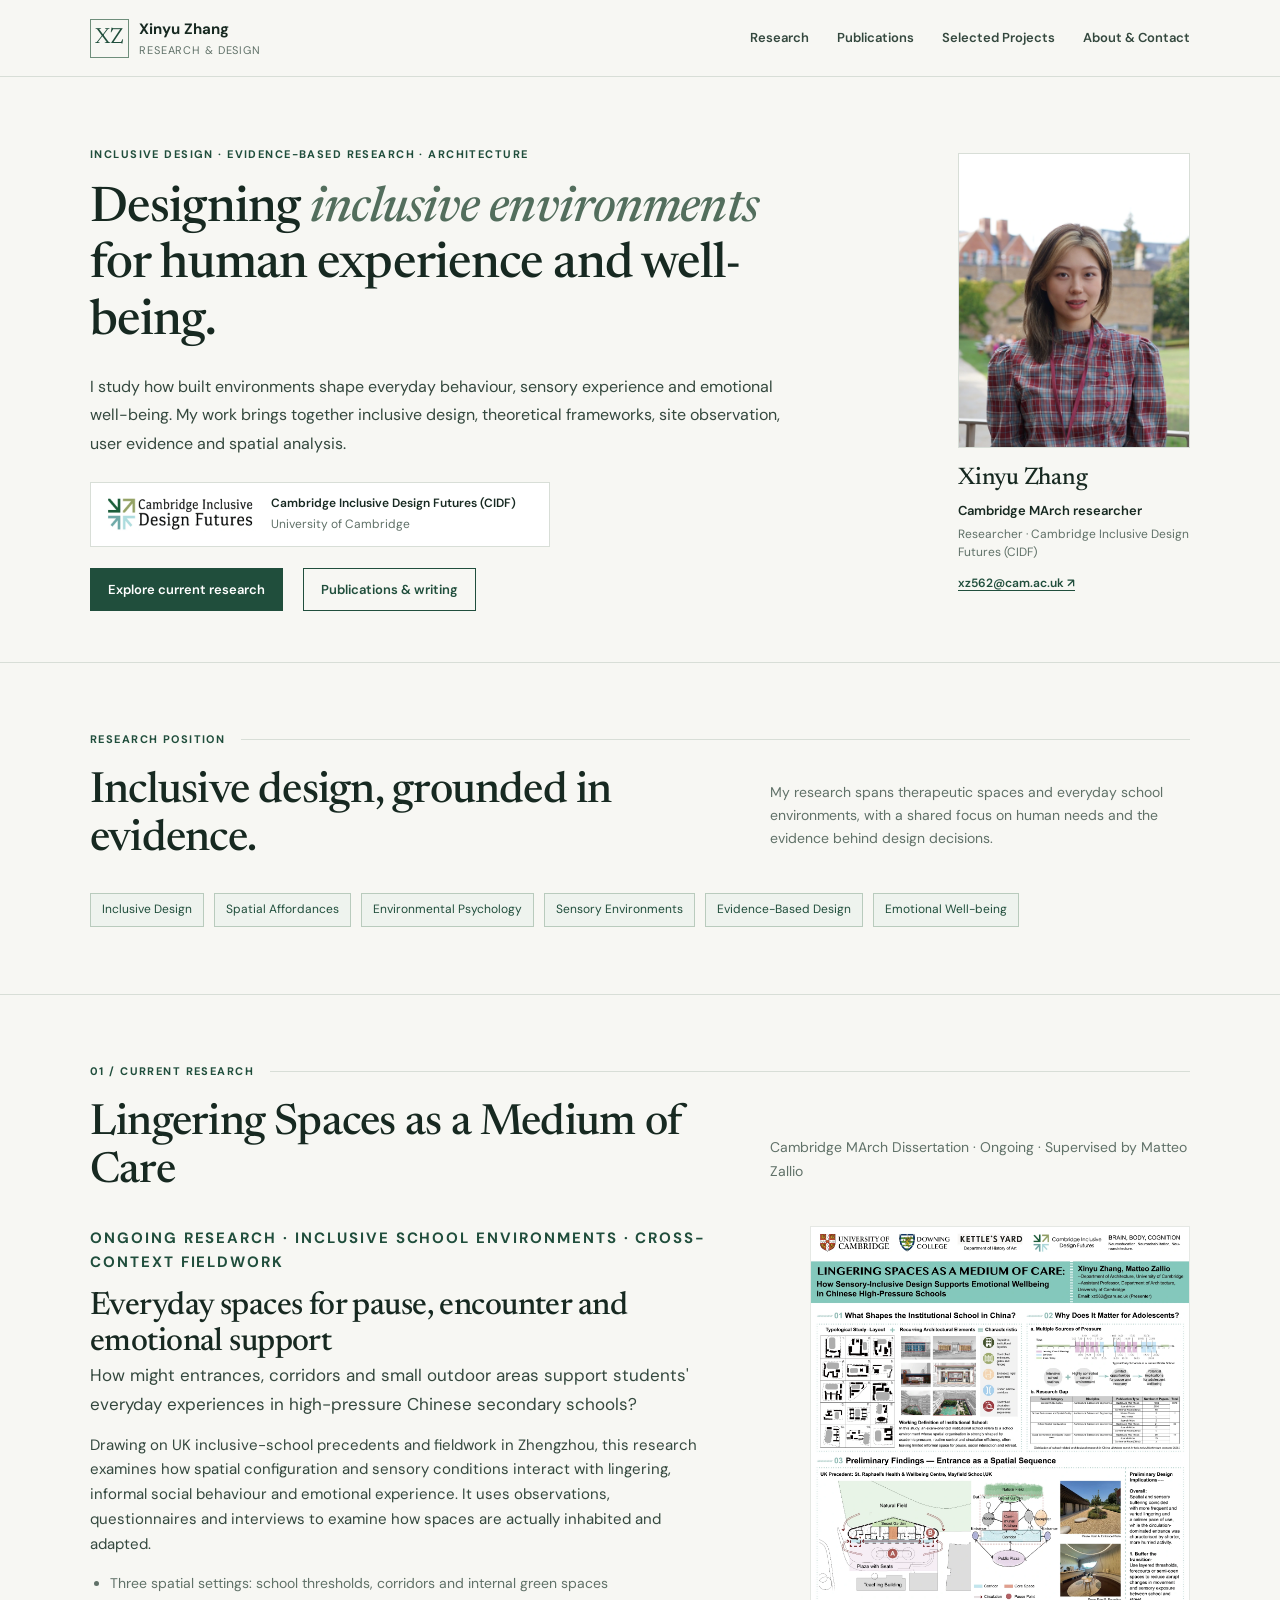
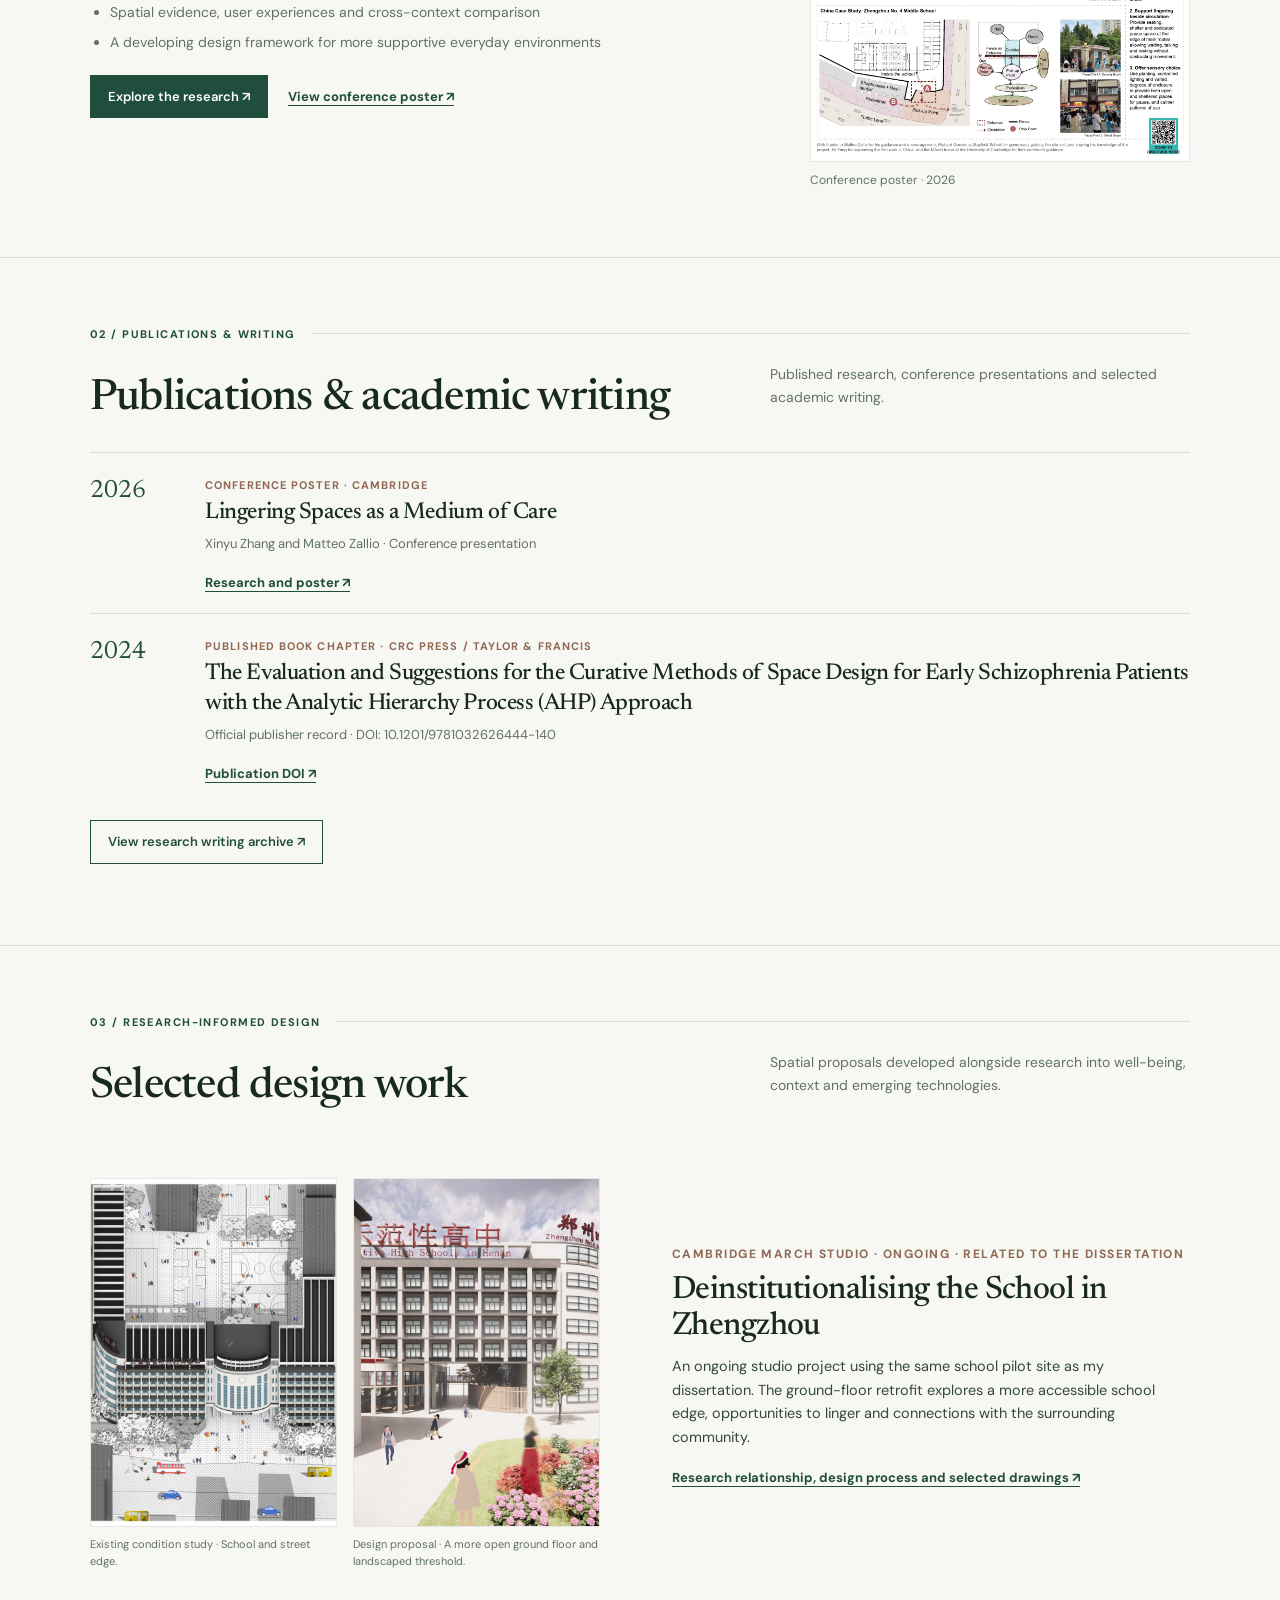
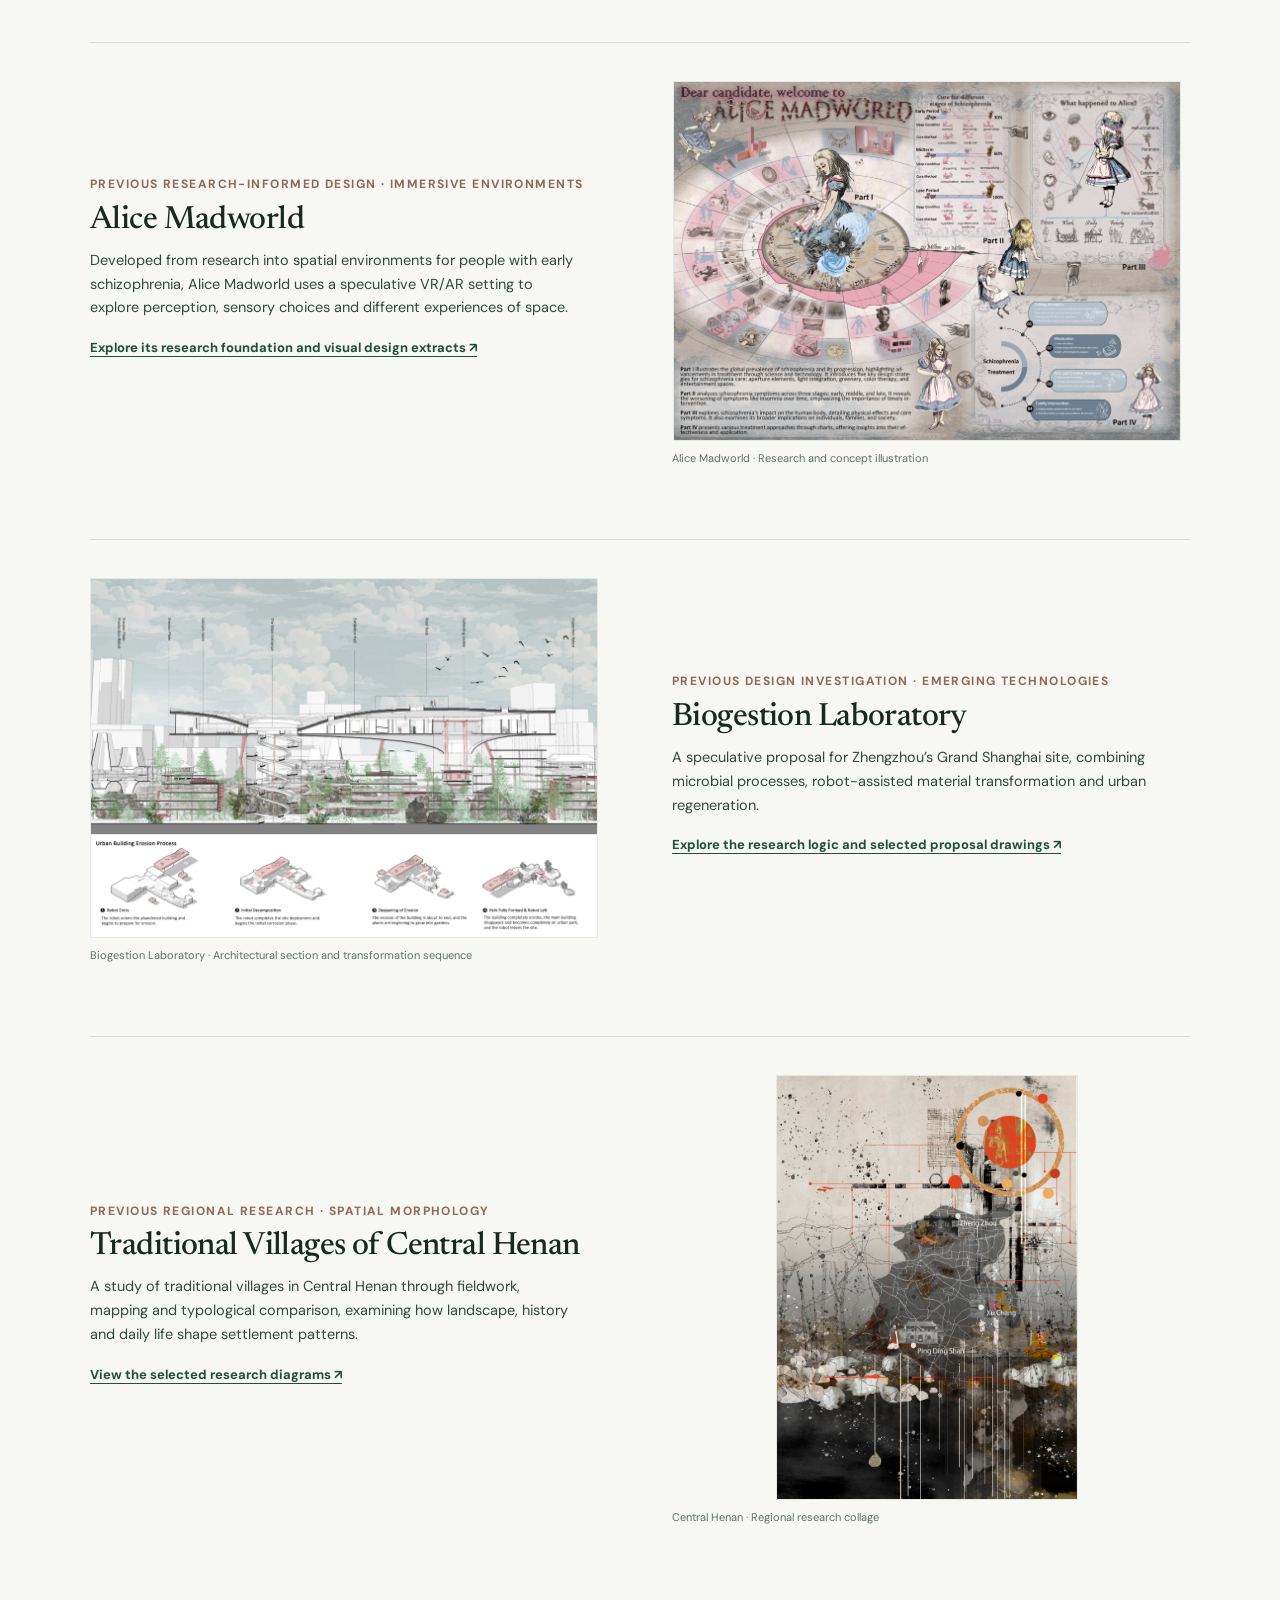
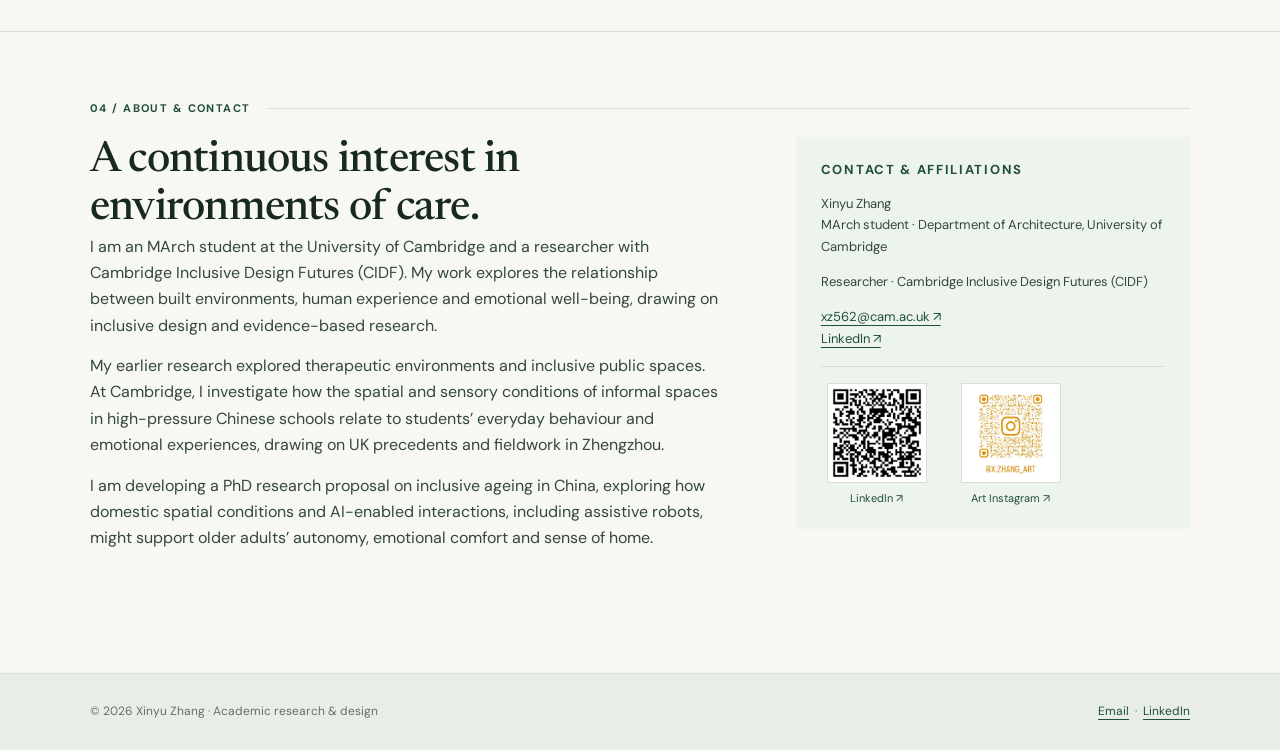
<file: index.html>
<!DOCTYPE html>

<html lang="en"><head><meta charset="utf-8"/><meta content="width=device-width, initial-scale=1" name="viewport"/><meta content="Inclusive design, evidence-informed spatial research and architectural design by Xinyu Zhang, Cambridge MArch researcher affiliated with Cambridge Inclusive Design Futures (CIDF)." name="description"/><meta content="#f7f7f3" name="theme-color"/><title>Academic research &amp; design — Xinyu Zhang</title><link href="style.css" rel="stylesheet"/><link href="favicon.svg" rel="icon" type="image/svg+xml"/></head><body><header class="site-header"><div class="container header-inner"><a class="brand" href="index.html"><span class="brand-mark">XZ</span><span><strong>Xinyu Zhang</strong><small>Research &amp; Design</small></span></a><button aria-expanded="false" aria-label="Toggle navigation" class="nav-toggle" type="button">☰</button><nav aria-label="Main navigation" class="nav"><a href="index.html#research">Research</a><a href="index.html#outputs">Publications</a><a href="index.html#projects">Selected Projects</a><a href="index.html#about">About &amp; Contact</a></nav></div></header><main class="site-main"><div class="container"><section class="hero"><div><p class="eyebrow">Inclusive Design · Evidence-based research · Architecture</p><h1>Designing <em>inclusive environments</em> for human experience and well-being.</h1><p class="lead">I study how built environments shape everyday behaviour, sensory experience and emotional well-being. My work brings together inclusive design, theoretical frameworks, site observation, user evidence and spatial analysis.</p><div class="lab-row"><img alt="Cambridge Inclusive Design Futures logo" class="lab-logo" src="assets/cidf-logo.webp"/><div class="lab-desc"><strong>Cambridge Inclusive Design Futures (CIDF)</strong><span>University of Cambridge</span></div></div><div class="hero-actions"><a class="btn" href="#research">Explore current research</a><a class="btn secondary" href="publications/index.html">Publications &amp; writing</a></div></div><figure class="hero-image profile-portrait"><img alt="Portrait of Xinyu Zhang" src="assets/portrait-v5.webp"/><figcaption><span class="profile-name">Xinyu Zhang</span><span class="profile-role">Cambridge MArch researcher</span><span class="profile-affiliation">Researcher · Cambridge Inclusive Design Futures (CIDF)</span><a class="profile-email" href="mailto:xz562@cam.ac.uk">xz562@cam.ac.uk ↗</a></figcaption></figure></section></div>
<section class="section anchor-offset" id="focus"><div class="container"><p class="eyebrow section-label">Research position</p><div class="section-header"><div><h2>Inclusive design, grounded in evidence.</h2></div><p>My research spans therapeutic spaces and everyday school environments, with a shared focus on human needs and the evidence behind design decisions.</p></div><div class="tags"><span class="tag">Inclusive Design</span><span class="tag">Spatial Affordances</span><span class="tag">Environmental Psychology</span><span class="tag">Sensory Environments</span><span class="tag">Evidence-Based Design</span><span class="tag">Emotional Well-being</span></div></div></section>
<section class="section anchor-offset" id="research"><div class="container"><p class="eyebrow section-label">01 / Current research</p><div class="section-header"><div><h2>Lingering Spaces as a Medium of Care</h2></div><p>Cambridge MArch Dissertation · Ongoing · Supervised by Matteo Zallio</p></div><div class="feature"><div class="copy"><p class="eyebrow">Ongoing research · Inclusive school environments · Cross-context fieldwork</p><h3>Everyday spaces for pause, encounter and emotional support</h3><p class="lead">How might entrances, corridors and small outdoor areas support students' everyday experiences in high-pressure Chinese secondary schools?</p><p>Drawing on UK inclusive-school precedents and fieldwork in Zhengzhou, this research examines how spatial configuration and sensory conditions interact with lingering, informal social behaviour and emotional experience. It uses observations, questionnaires and interviews to examine how spaces are actually inhabited and adapted.</p><ul class="key-points"><li>Three spatial settings: school thresholds, corridors and internal green spaces</li><li>Spatial evidence, user experiences and cross-context comparison</li><li>A developing design framework for more supportive everyday environments</li></ul><p class="links"><a class="btn" href="research/lingering-spaces/index.html">Explore the research ↗</a><a class="ghost-link" href="assets/poster-white-v5.webp" rel="noopener" target="_blank">View conference poster ↗</a></p></div><div class="feature-img"><figure class="figure"><a class="fullsize" href="assets/poster-white-v5.webp" rel="noopener" target="_blank"><img alt="2026 conference poster on inclusive lingering school spaces" loading="lazy" src="assets/poster-white-v5.webp"/></a><figcaption>Conference poster · 2026</figcaption></figure></div></div></div></section>
<section class="section" id="outputs"><div class="container"><p class="eyebrow section-label">02 / Publications &amp; writing</p><div class="section-header"><h2>Publications &amp; academic writing</h2><p>Published research, conference presentations and selected academic writing.</p></div><div class="publication-row"><div class="year">2026</div><div><span class="writing-label">Conference poster · Cambridge</span><h3>Lingering Spaces as a Medium of Care</h3><p>Xinyu Zhang and Matteo Zallio · Conference presentation</p><a class="ghost-link" href="research/lingering-spaces/index.html">Research and poster ↗</a></div></div><div class="publication-row"><div class="year">2024</div><div><span class="writing-label">Published book chapter · CRC Press / Taylor &amp; Francis</span><h3>The Evaluation and Suggestions for the Curative Methods of Space Design for Early Schizophrenia Patients with the Analytic Hierarchy Process (AHP) Approach</h3><p>Official publisher record · DOI: 10.1201/9781032626444-140</p><a class="ghost-link" href="https://doi.org/10.1201/9781032626444-140" rel="noopener noreferrer" target="_blank">Publication DOI ↗</a></div></div><p style="margin-top:16px"><a class="btn secondary" href="publications/index.html">View research writing archive ↗</a></p></div></section><section class="section anchor-offset" id="projects"><div class="container"><p class="eyebrow section-label">03 / Research-informed design</p><div class="section-header"><h2>Selected design work</h2><p>Spatial proposals developed alongside research into well-being, context and emerging technologies.</p></div>
<article class="project-entry project-row image-left" id="project-school"><div class="project-copy"><p class="project-meta">Cambridge MArch Studio · Ongoing · Related to the dissertation</p><h3>Deinstitutionalising the School in Zhengzhou</h3><p class="summary">An ongoing studio project using the same school pilot site as my dissertation. The ground-floor retrofit explores a more accessible school edge, opportunities to linger and connections with the surrounding community.</p><p class="linkline"><a data-return="project-school" href="projects/school-retrofit/index.html">Research relationship, design process and selected drawings ↗</a></p></div><div class="entry-visual"><figure class="figure"><a class="fullsize" href="assets/school_before.webp" rel="noopener" target="_blank"><img alt="Drawing documenting existing school edge and shophouses" loading="lazy" src="assets/school_before.webp"/></a><figcaption>Existing condition study · School and street edge.</figcaption></figure><figure class="figure"><a class="fullsize" href="assets/school_after.webp" rel="noopener" target="_blank"><img alt="Proposed ground-floor retrofit at Zhengzhou school" loading="lazy" src="assets/school_after.webp"/></a><figcaption>Design proposal · A more open ground floor and landscaped threshold.</figcaption></figure></div></article>
<article class="project-entry project-row image-right" id="project-alice"><div class="project-copy"><p class="project-meta">Previous research-informed design · Immersive environments</p><h3>Alice Madworld</h3><p class="summary">Developed from research into spatial environments for people with early schizophrenia, Alice Madworld uses a speculative VR/AR setting to explore perception, sensory choices and different experiences of space.</p><p class="linkline"><a data-return="project-alice" href="projects/alice-madworld/index.html">Explore its research foundation and visual design extracts ↗</a></p></div><div class="entry-visual single"><figure class="figure"><a class="fullsize" href="assets/alice-illustration-v5.webp" rel="noopener" target="_blank"><img alt="Alice Madworld: illustrated conceptual research board" loading="lazy" src="assets/alice-illustration-v5.webp"/></a><figcaption>Alice Madworld · Research and concept illustration</figcaption></figure></div></article>
<article class="project-entry project-row image-left" id="project-biogestion"><div class="project-copy"><p class="project-meta">Previous design investigation · Emerging technologies</p><h3>Biogestion Laboratory</h3><p class="summary">A speculative proposal for Zhengzhou’s Grand Shanghai site, combining microbial processes, robot-assisted material transformation and urban regeneration.</p><p class="linkline"><a data-return="project-biogestion" href="projects/biogestion/index.html">Explore the research logic and selected proposal drawings ↗</a></p></div><div class="entry-visual single"><figure class="figure"><a class="fullsize" href="assets/bio-section-v5.webp" rel="noopener" target="_blank"><img alt="Biogestion Laboratory section and urban building erosion process" loading="lazy" src="assets/bio-section-v5.webp"/></a><figcaption>Biogestion Laboratory · Architectural section and transformation sequence</figcaption></figure></div></article>
<article class="project-entry project-row image-right" id="project-villages"><div class="project-copy"><p class="project-meta">Previous regional research · Spatial morphology</p><h3>Traditional Villages of Central Henan</h3><p class="summary">A study of traditional villages in Central Henan through fieldwork, mapping and typological comparison, examining how landscape, history and daily life shape settlement patterns.</p><p class="linkline"><a data-return="project-villages" href="projects/henan-villages/index.html">View the selected research diagrams ↗</a></p></div><div class="entry-visual single village-home-visual"><figure class="figure"><a class="fullsize" href="assets/village-art-v5.webp" rel="noopener" target="_blank"><img alt="Regional collage of traditional villages in Central Henan" loading="lazy" src="assets/village-art-v5.webp"/></a><figcaption>Central Henan · Regional research collage</figcaption></figure></div></article>
</div></section>
<section class="section anchor-offset" id="about"><div class="container"><p class="eyebrow section-label">04 / About &amp; contact</p><div class="about"><div><h2>A continuous interest in environments of care.</h2><p>I am an MArch student at the University of Cambridge and a researcher with Cambridge Inclusive Design Futures (CIDF). My work explores the relationship between built environments, human experience and emotional well-being, drawing on inclusive design and evidence-based research.</p><p>My earlier research explored therapeutic environments and inclusive public spaces. At Cambridge, I investigate how the spatial and sensory conditions of informal spaces in high-pressure Chinese schools relate to students’ everyday behaviour and emotional experiences, drawing on UK precedents and fieldwork in Zhengzhou.</p><p>I am developing a PhD research proposal on inclusive ageing in China, exploring how domestic spatial conditions and AI-enabled interactions, including assistive robots, might support older adults’ autonomy, emotional comfort and sense of home.</p></div><aside><p class="eyebrow">Contact &amp; affiliations</p><p>Xinyu Zhang<br/>MArch student · Department of Architecture, University of Cambridge</p><p>Researcher · Cambridge Inclusive Design Futures (CIDF)</p><p><a href="mailto:xz562@cam.ac.uk">xz562@cam.ac.uk ↗</a><br/><a href="https://www.linkedin.com/in/xinyu-zhang-512680299" rel="noopener noreferrer" target="_blank">LinkedIn ↗</a></p><div class="contact-social"><div class="social-qr"><a href="https://www.linkedin.com/in/xinyu-zhang-512680299" rel="noopener noreferrer" target="_blank"><img alt="LinkedIn QR code" height="112" loading="lazy" src="assets/linkedin-qr.jpg" width="112"/></a><a class="social-name" href="https://www.linkedin.com/in/xinyu-zhang-512680299" rel="noopener noreferrer" target="_blank">LinkedIn ↗</a></div><div class="social-qr"><a href="https://www.instagram.com/x.zhang_art" rel="noopener noreferrer" target="_blank"><img alt="Art Instagram QR code" height="112" loading="lazy" src="assets/instagram-qr.jpg" width="112"/></a><a class="social-name" href="https://www.instagram.com/x.zhang_art" rel="noopener noreferrer" target="_blank">Art Instagram ↗</a></div></div></aside></div></div></section></main><footer class="site-footer"><div class="container footer-inner"><p>© 2026 Xinyu Zhang · Academic research &amp; design</p><p><a href="mailto:xz562@cam.ac.uk">Email</a>  ·  <a href="https://www.linkedin.com/in/xinyu-zhang-512680299" rel="noopener noreferrer" target="_blank">LinkedIn</a></p></div></footer><script src="app.js"></script></body></html>
</file>
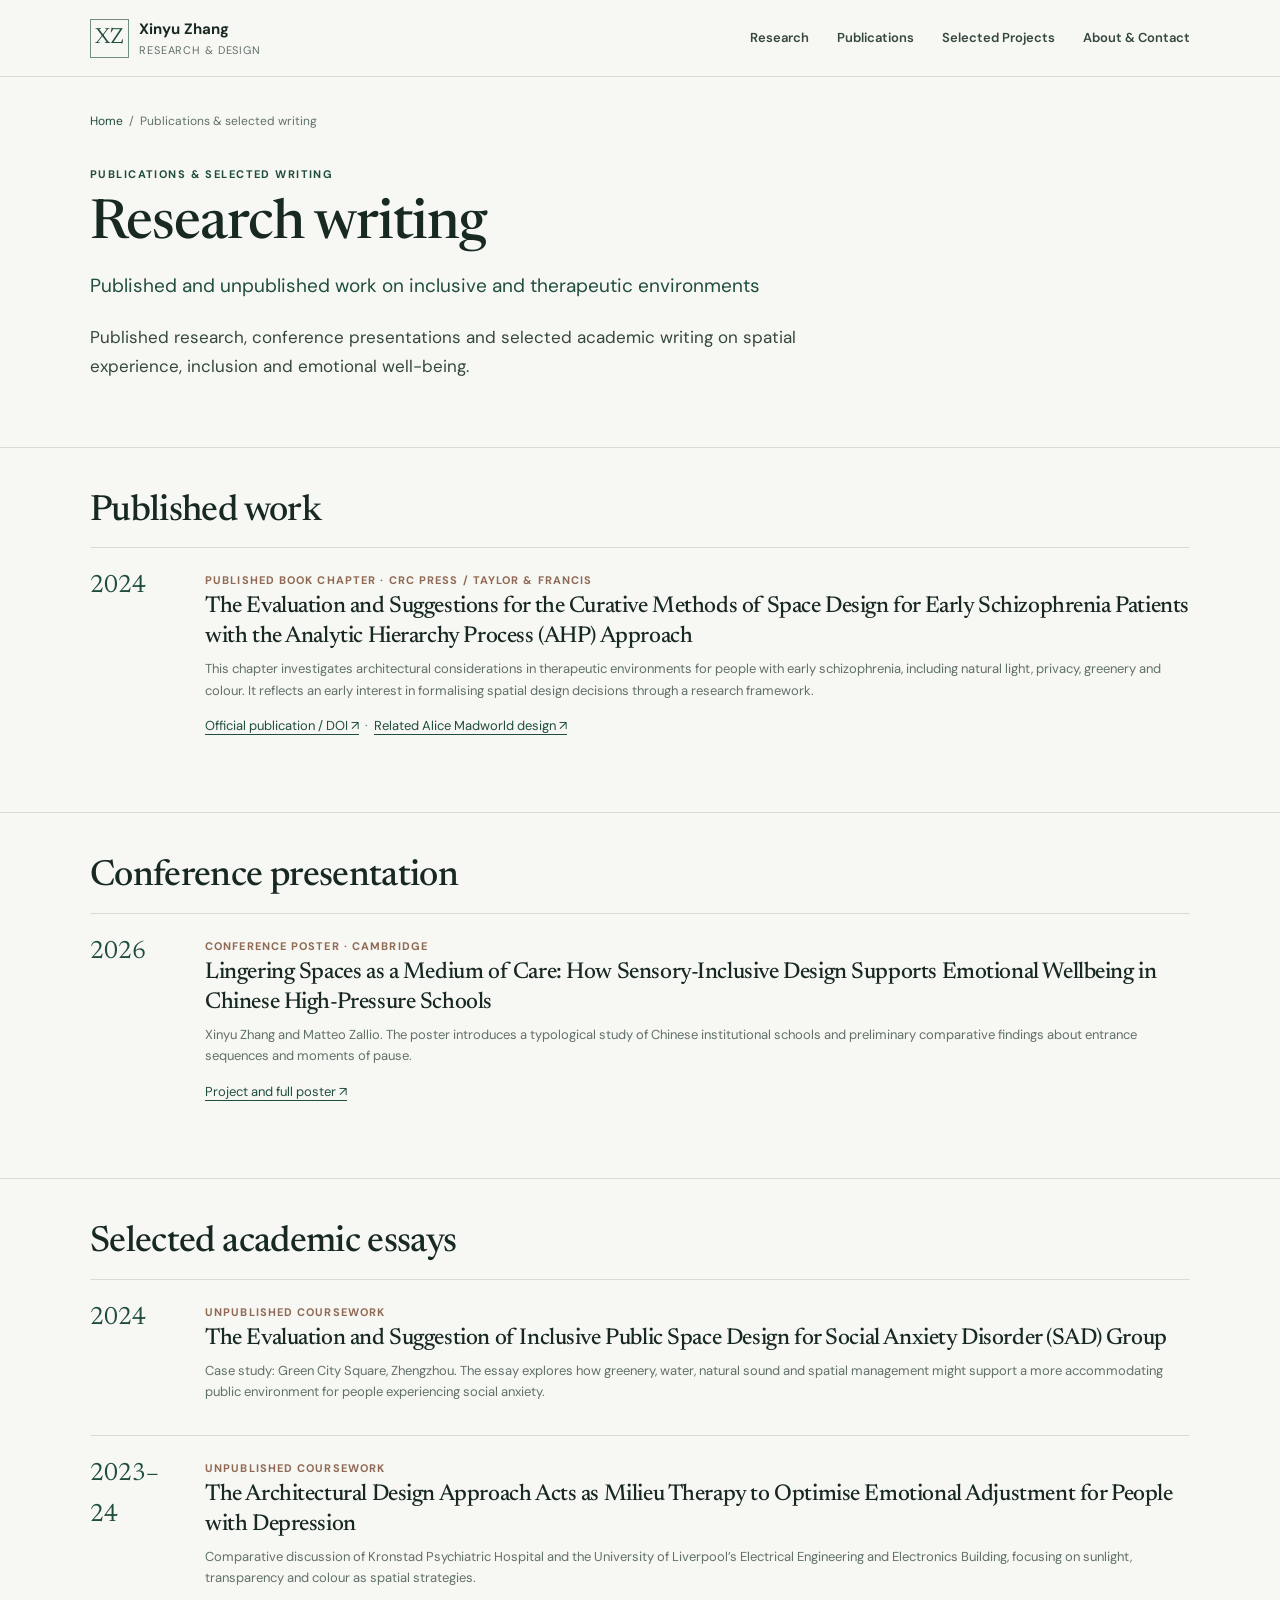
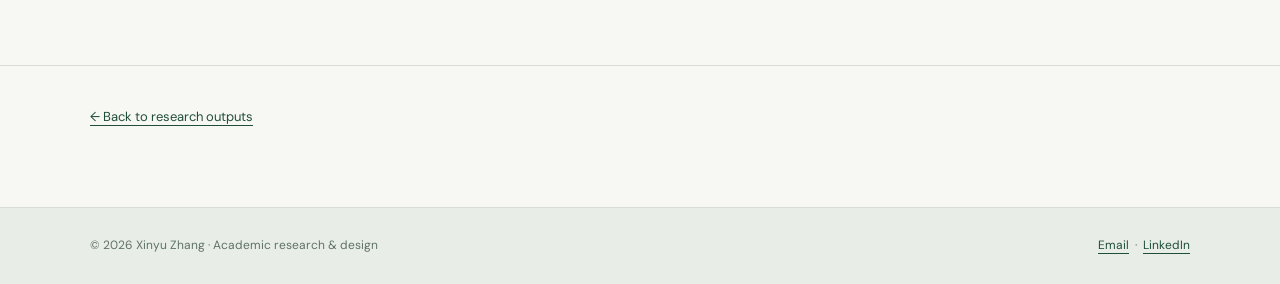
<file: publications/index.html>
<!DOCTYPE html>

<html lang="en"><head><meta charset="utf-8"/><meta content="width=device-width, initial-scale=1" name="viewport"/><meta content="Published research, conference presentations and selected undergraduate essays by Xinyu Zhang." name="description"/><meta content="#f7f7f3" name="theme-color"/><title>Publications and writing — Xinyu Zhang</title><link href="../style.css" rel="stylesheet"/><link href="../favicon.svg" rel="icon" type="image/svg+xml"/></head><body><header class="site-header"><div class="container header-inner"><a class="brand" href="../index.html"><span class="brand-mark">XZ</span><span><strong>Xinyu Zhang</strong><small>Research &amp; Design</small></span></a><button aria-expanded="false" aria-label="Toggle navigation" class="nav-toggle" type="button">☰</button><nav aria-label="Main navigation" class="nav"><a href="../index.html#research">Research</a><a href="../publications/index.html">Publications</a><a href="../index.html#projects">Selected Projects</a><a href="../index.html#about">About &amp; Contact</a></nav></div></header><main class="site-main"><div class="container breadcrumbs"><a href="../index.html">Home</a>  /  Publications &amp; selected writing</div><section class="container detail-hero"><p class="eyebrow">Publications &amp; selected writing</p><h1>Research writing</h1><p class="detail-subtitle">Published and unpublished work on inclusive and therapeutic environments</p><p class="lead">Published research, conference presentations and selected academic writing on spatial experience, inclusion and emotional well-being.</p><div class="links"></div></section><div class="detail-main"><section class="detail-section"><div class="container"><h2>Published work</h2><div class="publication-row"><div class="year">2024</div><div><span class="writing-label">Published book chapter · CRC Press / Taylor &amp; Francis</span><h3>The Evaluation and Suggestions for the Curative Methods of Space Design for Early Schizophrenia Patients with the Analytic Hierarchy Process (AHP) Approach</h3><p>This chapter investigates architectural considerations in therapeutic environments for people with early schizophrenia, including natural light, privacy, greenery and colour. It reflects an early interest in formalising spatial design decisions through a research framework.</p><p><a href="https://doi.org/10.1201/9781032626444-140" rel="noopener noreferrer" target="_blank">Official publication / DOI ↗</a>  ·  <a href="../projects/alice-madworld/index.html">Related Alice Madworld design ↗</a></p></div></div></div></section><section class="detail-section"><div class="container"><h2>Conference presentation</h2><div class="publication-row"><div class="year">2026</div><div><span class="writing-label">Conference poster · Cambridge</span><h3>Lingering Spaces as a Medium of Care: How Sensory-Inclusive Design Supports Emotional Wellbeing in Chinese High-Pressure Schools</h3><p>Xinyu Zhang and Matteo Zallio. The poster introduces a typological study of Chinese institutional schools and preliminary comparative findings about entrance sequences and moments of pause.</p><p><a href="../research/lingering-spaces/index.html">Project and full poster ↗</a></p></div></div></div></section><section class="detail-section"><div class="container"><h2>Selected academic essays</h2><div class="publication-row"><div class="year">2024</div><div><span class="writing-label">Unpublished coursework</span><h3>The Evaluation and Suggestion of Inclusive Public Space Design for Social Anxiety Disorder (SAD) Group</h3><p>Case study: Green City Square, Zhengzhou. The essay explores how greenery, water, natural sound and spatial management might support a more accommodating public environment for people experiencing social anxiety.</p></div></div><div class="publication-row"><div class="year">2023–24</div><div><span class="writing-label">Unpublished coursework</span><h3>The Architectural Design Approach Acts as Milieu Therapy to Optimise Emotional Adjustment for People with Depression</h3><p>Comparative discussion of Kronstad Psychiatric Hospital and the University of Liverpool’s Electrical Engineering and Electronics Building, focusing on sunlight, transparency and colour as spatial strategies.</p></div></div></div></section><div class="container detail-back"><a data-return-back="true" href="../index.html#outputs">← Back to research outputs</a></div></div></main><footer class="site-footer"><div class="container footer-inner"><p>© 2026 Xinyu Zhang · Academic research &amp; design</p><p><a href="mailto:xz562@cam.ac.uk">Email</a>  ·  <a href="https://www.linkedin.com/in/xinyu-zhang-512680299" rel="noopener noreferrer" target="_blank">LinkedIn</a></p></div></footer><script src="../app.js"></script></body></html>
</file>
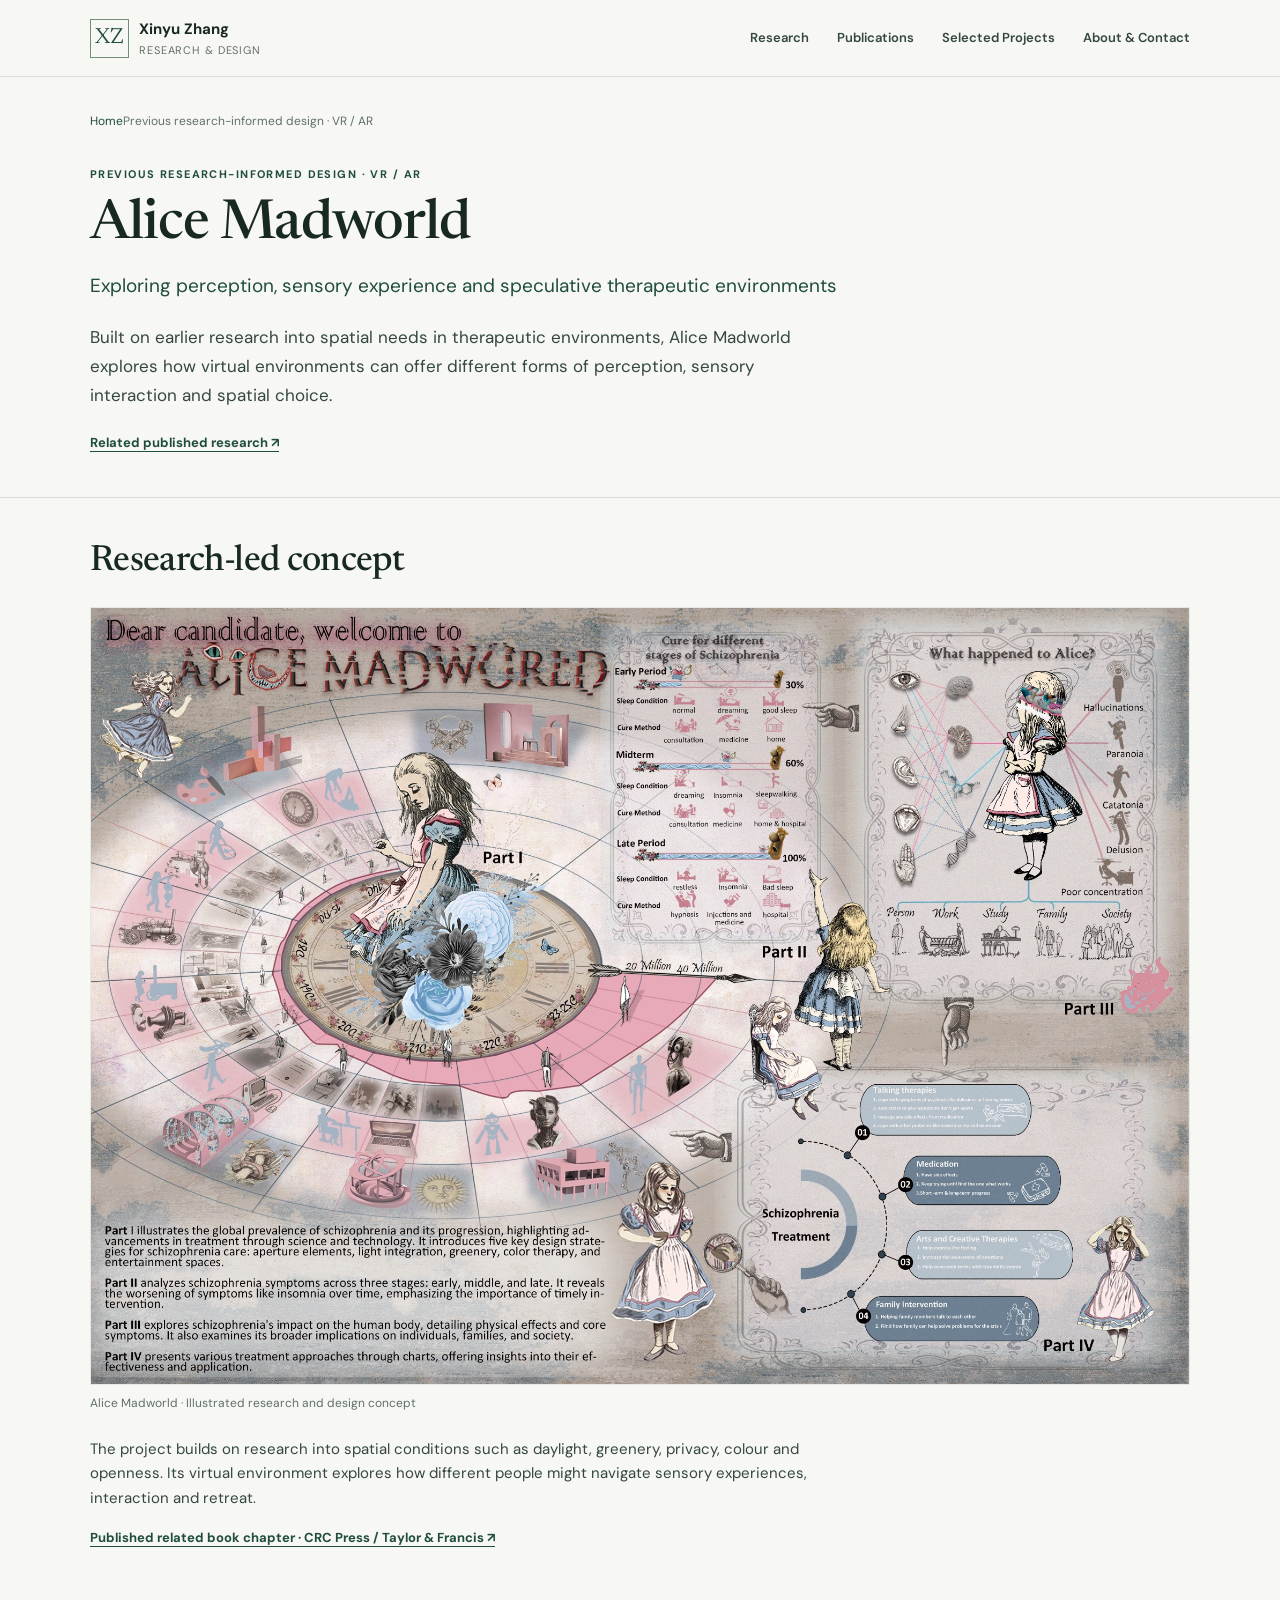
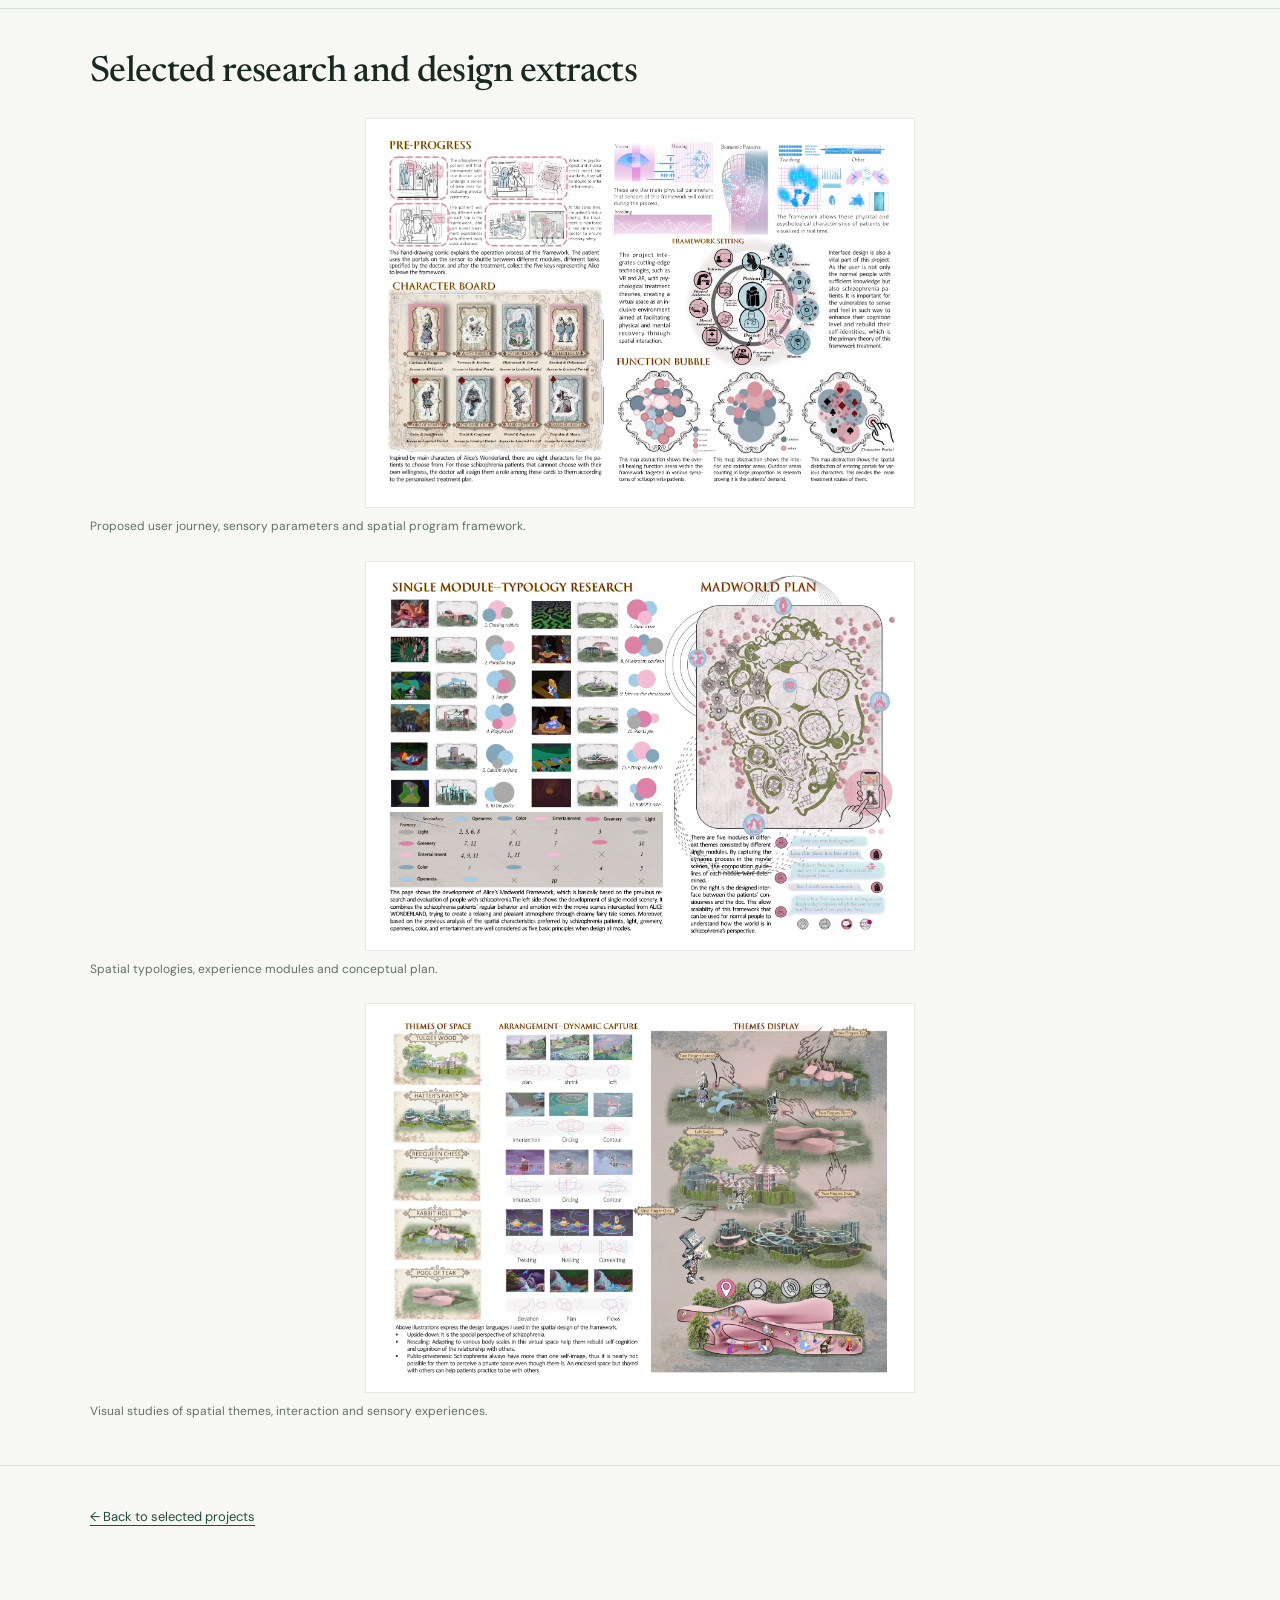
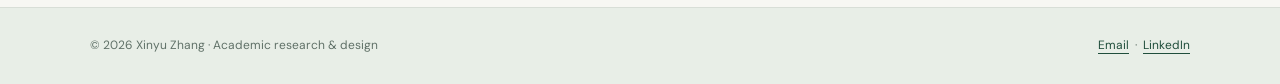
<file: projects/alice-madworld/index.html>
<!DOCTYPE html>

<html lang="en"><head><meta charset="utf-8"/><meta content="width=device-width, initial-scale=1" name="viewport"/><meta content="Research-informed speculative architectural design exploring therapeutic environments, spatial agency and immersive VR interactions." name="description"/><meta content="#f7f7f3" name="theme-color"/><title>Alice Madworld — Xinyu Zhang</title><link href="../../style.css" rel="stylesheet"/><link href="../../favicon.svg" rel="icon" type="image/svg+xml"/></head><body><header class="site-header"><div class="container header-inner"><a class="brand" href="../../index.html"><span class="brand-mark">XZ</span><span><strong>Xinyu Zhang</strong><small>Research &amp; Design</small></span></a><button aria-expanded="false" aria-label="Toggle navigation" class="nav-toggle" type="button">☰</button><nav aria-label="Main navigation" class="nav"><a href="../../index.html#research">Research</a><a href="../../publications/index.html">Publications</a><a href="../../index.html#projects">Selected Projects</a><a href="../../index.html#about">About &amp; Contact</a></nav></div></header><main class="site-main"><div class="container breadcrumbs"><a href="../../index.html">Home</a>Previous research-informed design · VR / AR</div><section class="container detail-hero"><p class="eyebrow">Previous research-informed design · VR / AR</p><h1>Alice Madworld</h1><p class="detail-subtitle">Exploring perception, sensory experience and speculative therapeutic environments</p><p class="lead">Built on earlier research into spatial needs in therapeutic environments, Alice Madworld explores how virtual environments can offer different forms of perception, sensory interaction and spatial choice.</p><div class="links"><a class="ghost-link" href="../../publications/index.html">Related published research ↗</a></div></section><div class="detail-main"><section class="detail-section"><div class="container"><h2>Research-led concept</h2><figure class="figure figure-full"><a class="fullsize" href="../../assets/alice-illustration-v5.webp" rel="noopener" target="_blank"><img alt="Alice Madworld large introductory research illustration with characters and therapeutic framework" loading="lazy" src="../../assets/alice-illustration-v5.webp"/></a><figcaption>Alice Madworld · Illustrated research and design concept</figcaption></figure><div class="reading" style="margin-top:24px"><p>The project builds on research into spatial conditions such as daylight, greenery, privacy, colour and openness. Its virtual environment explores how different people might navigate sensory experiences, interaction and retreat.</p><p><a class="ghost-link" href="https://doi.org/10.1201/9781032626444-140" rel="noopener noreferrer" target="_blank">Published related book chapter · CRC Press / Taylor &amp; Francis ↗</a></p></div></div></section><section class="detail-section editorial-extracts"><div class="container"><h2>Selected research and design extracts</h2><div class="figure-full"><figure class="figure compact-figure"><a class="fullsize" href="../../assets/alice-sheet-3.webp" rel="noopener" target="_blank"><img alt="Alice Madworld sensory parameters, characters and framework" loading="lazy" src="../../assets/alice-sheet-3.webp"/></a><figcaption>Proposed user journey, sensory parameters and spatial program framework.</figcaption></figure></div><div class="figure-full"><figure class="figure compact-figure"><a class="fullsize" href="../../assets/alice-sheet-4.webp" rel="noopener" target="_blank"><img alt="Alice Madworld spatial typologies and project plan" loading="lazy" src="../../assets/alice-sheet-4.webp"/></a><figcaption>Spatial typologies, experience modules and conceptual plan.</figcaption></figure></div><div class="figure-full"><figure class="figure compact-figure"><a class="fullsize" href="../../assets/alice-sheet-5.webp" rel="noopener" target="_blank"><img alt="Alice Madworld spatial themes and interactions" loading="lazy" src="../../assets/alice-sheet-5.webp"/></a><figcaption>Visual studies of spatial themes, interaction and sensory experiences.</figcaption></figure></div></div></section><div class="container detail-back"><a data-return-back="true" href="../../index.html#project-alice">← Back to selected projects</a></div></div></main><footer class="site-footer"><div class="container footer-inner"><p>© 2026 Xinyu Zhang · Academic research &amp; design</p><p><a href="mailto:xz562@cam.ac.uk">Email</a>  ·  <a href="https://www.linkedin.com/in/xinyu-zhang-512680299" rel="noopener noreferrer" target="_blank">LinkedIn</a></p></div></footer><script src="../../app.js"></script></body></html>
</file>
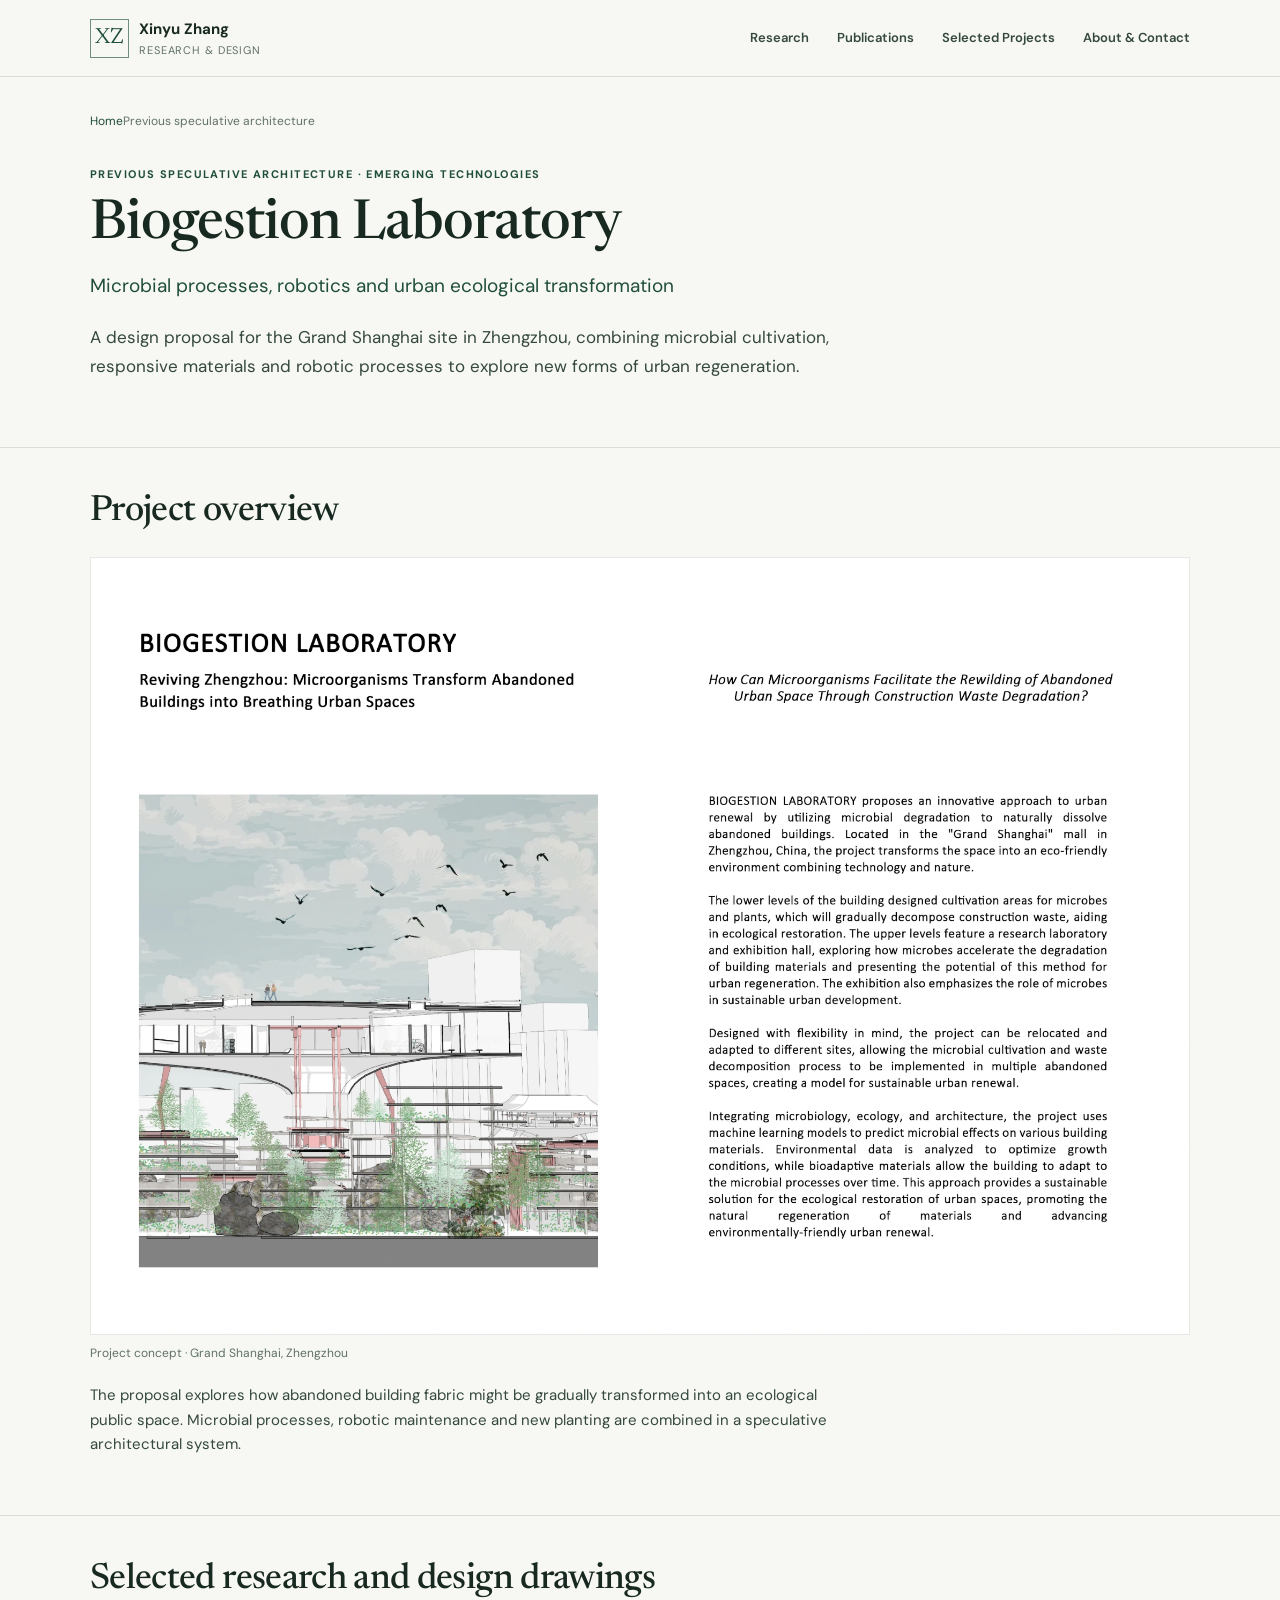
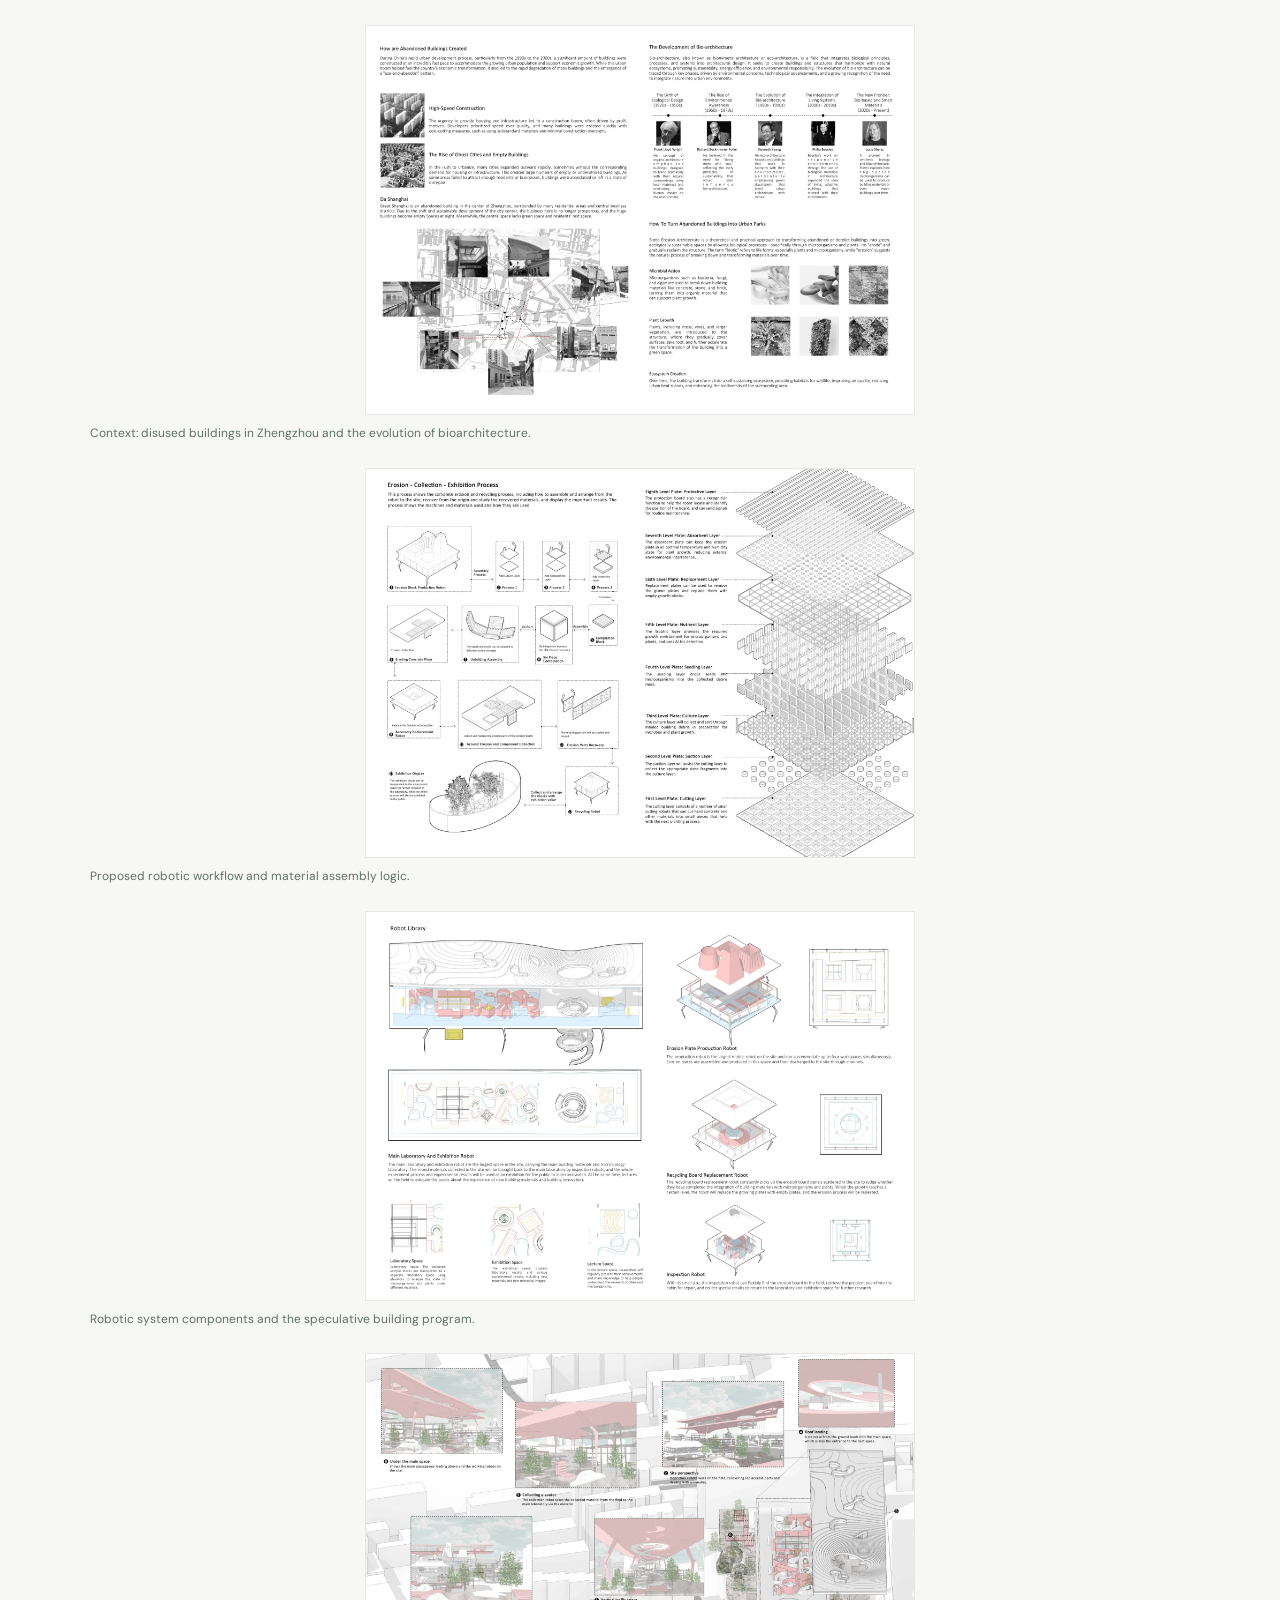
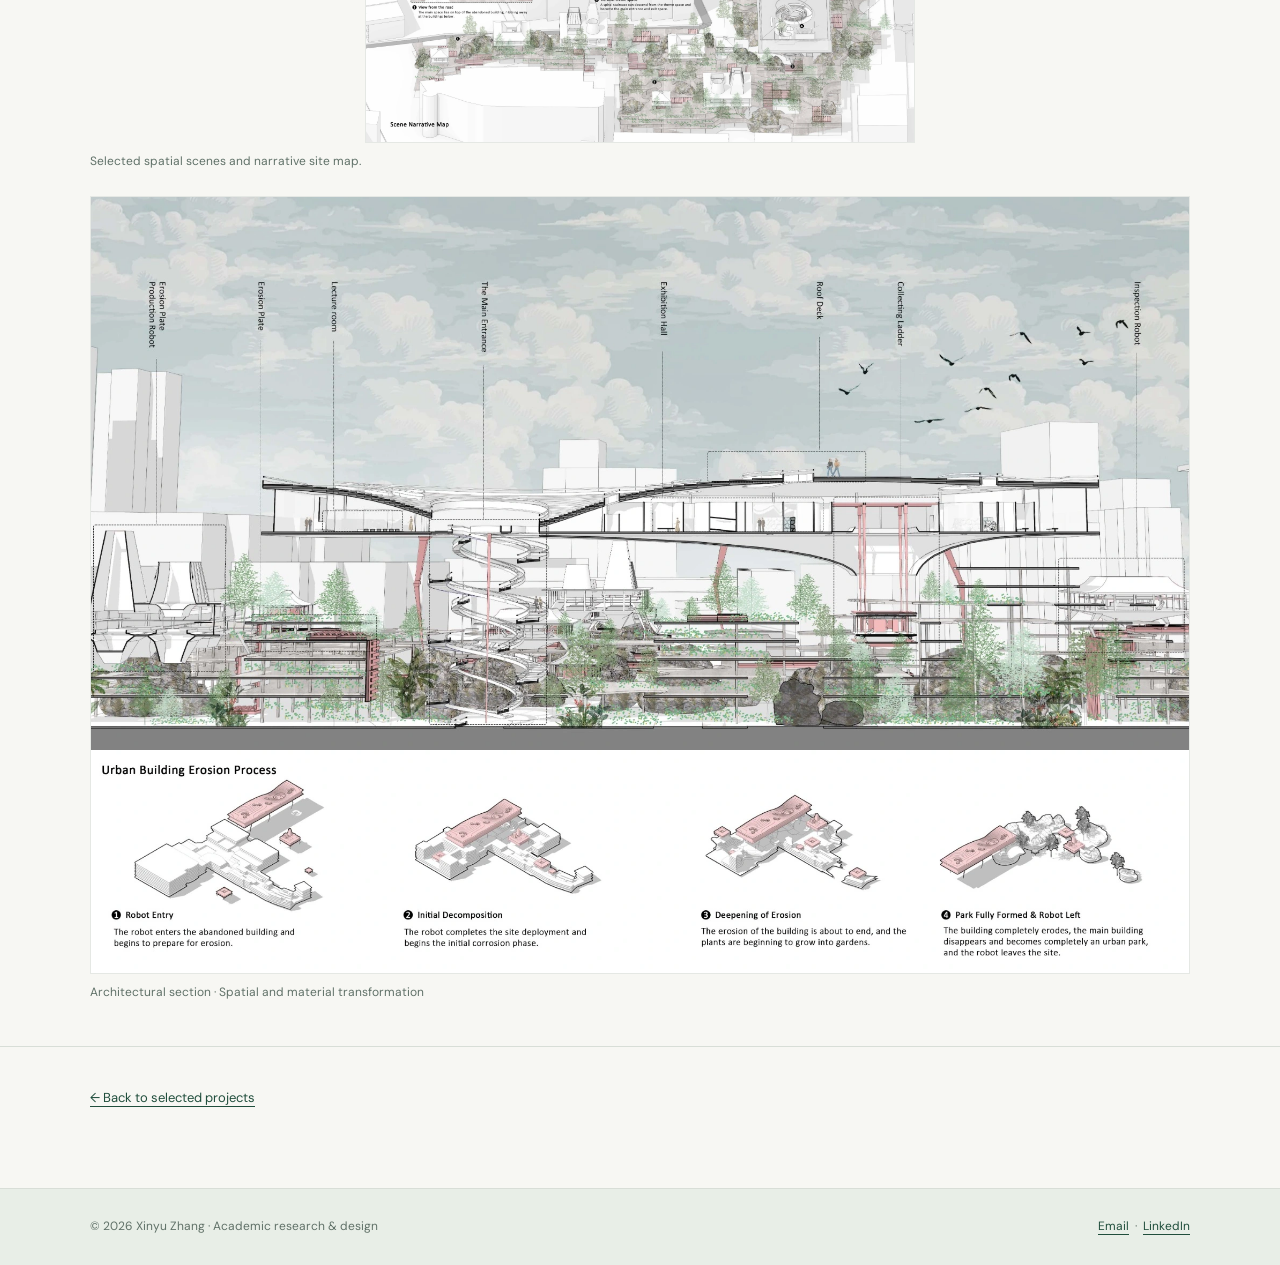
<file: projects/biogestion/index.html>
<!DOCTYPE html>

<html lang="en"><head><meta charset="utf-8"/><meta content="width=device-width, initial-scale=1" name="viewport"/><meta content="Speculative architectural research into urban ecological regeneration, microbial processes and robotic systems in Zhengzhou." name="description"/><meta content="#f7f7f3" name="theme-color"/><title>Biogestion Laboratory — Xinyu Zhang</title><link href="../../style.css" rel="stylesheet"/><link href="../../favicon.svg" rel="icon" type="image/svg+xml"/></head><body><header class="site-header"><div class="container header-inner"><a class="brand" href="../../index.html"><span class="brand-mark">XZ</span><span><strong>Xinyu Zhang</strong><small>Research &amp; Design</small></span></a><button aria-expanded="false" aria-label="Toggle navigation" class="nav-toggle" type="button">☰</button><nav aria-label="Main navigation" class="nav"><a href="../../index.html#research">Research</a><a href="../../publications/index.html">Publications</a><a href="../../index.html#projects">Selected Projects</a><a href="../../index.html#about">About &amp; Contact</a></nav></div></header><main class="site-main"><div class="container breadcrumbs"><a href="../../index.html">Home</a>Previous speculative architecture</div><section class="container detail-hero"><p class="eyebrow">Previous speculative architecture · Emerging technologies</p><h1>Biogestion Laboratory</h1><p class="detail-subtitle">Microbial processes, robotics and urban ecological transformation</p><p class="lead">A design proposal for the Grand Shanghai site in Zhengzhou, combining microbial cultivation, responsive materials and robotic processes to explore new forms of urban regeneration.</p><div class="links"></div></section><div class="detail-main"><section class="detail-section"><div class="container"><h2>Project overview</h2><figure class="figure figure-full"><a class="fullsize" href="../../assets/bio-overview-v5.webp" rel="noopener" target="_blank"><img alt="Biogestion Laboratory overview: project concept, section and narrative" loading="lazy" src="../../assets/bio-overview-v5.webp"/></a><figcaption>Project concept · Grand Shanghai, Zhengzhou</figcaption></figure><div class="reading" style="margin-top:20px"><p>The proposal explores how abandoned building fabric might be gradually transformed into an ecological public space. Microbial processes, robotic maintenance and new planting are combined in a speculative architectural system.</p></div></div></section><section class="detail-section"><div class="container"><h2>Selected research and design drawings</h2><div class="figure-full"><figure class="figure compact-figure"><a class="fullsize" href="../../assets/bio_context.webp" rel="noopener" target="_blank"><img alt="Biogestion site research and bioarchitecture timeline" loading="lazy" src="../../assets/bio_context.webp"/></a><figcaption>Context: disused buildings in Zhengzhou and the evolution of bioarchitecture.</figcaption></figure></div><div class="figure-full"><figure class="figure compact-figure"><a class="fullsize" href="../../assets/bio_system.webp" rel="noopener" target="_blank"><img alt="Robot production and layered material erosion assembly diagrams" loading="lazy" src="../../assets/bio_system.webp"/></a><figcaption>Proposed robotic workflow and material assembly logic.</figcaption></figure></div><div class="figure-full"><figure class="figure compact-figure"><a class="fullsize" href="../../assets/bio_robot.webp" rel="noopener" target="_blank"><img alt="Biogestion robot library and program plan" loading="lazy" src="../../assets/bio_robot.webp"/></a><figcaption>Robotic system components and the speculative building program.</figcaption></figure></div><div class="figure-full"><figure class="figure compact-figure"><a class="fullsize" href="../../assets/bio_story.webp" rel="noopener" target="_blank"><img alt="Biogestion lab masterplan and selected spatial scenes" loading="lazy" src="../../assets/bio_story.webp"/></a><figcaption>Selected spatial scenes and narrative site map.</figcaption></figure></div><div class="figure-full"><figure class="figure figure-full"><a class="fullsize" href="../../assets/bio-section-v5.webp" rel="noopener" target="_blank"><img alt="Section of Biogestion Laboratory and staged material transformation" loading="lazy" src="../../assets/bio-section-v5.webp"/></a><figcaption>Architectural section · Spatial and material transformation</figcaption></figure></div></div></section><div class="container detail-back"><a data-return-back="true" href="../../index.html#project-biogestion">← Back to selected projects</a></div></div></main><footer class="site-footer"><div class="container footer-inner"><p>© 2026 Xinyu Zhang · Academic research &amp; design</p><p><a href="mailto:xz562@cam.ac.uk">Email</a>  ·  <a href="https://www.linkedin.com/in/xinyu-zhang-512680299" rel="noopener noreferrer" target="_blank">LinkedIn</a></p></div></footer><script src="../../app.js"></script></body></html>
</file>
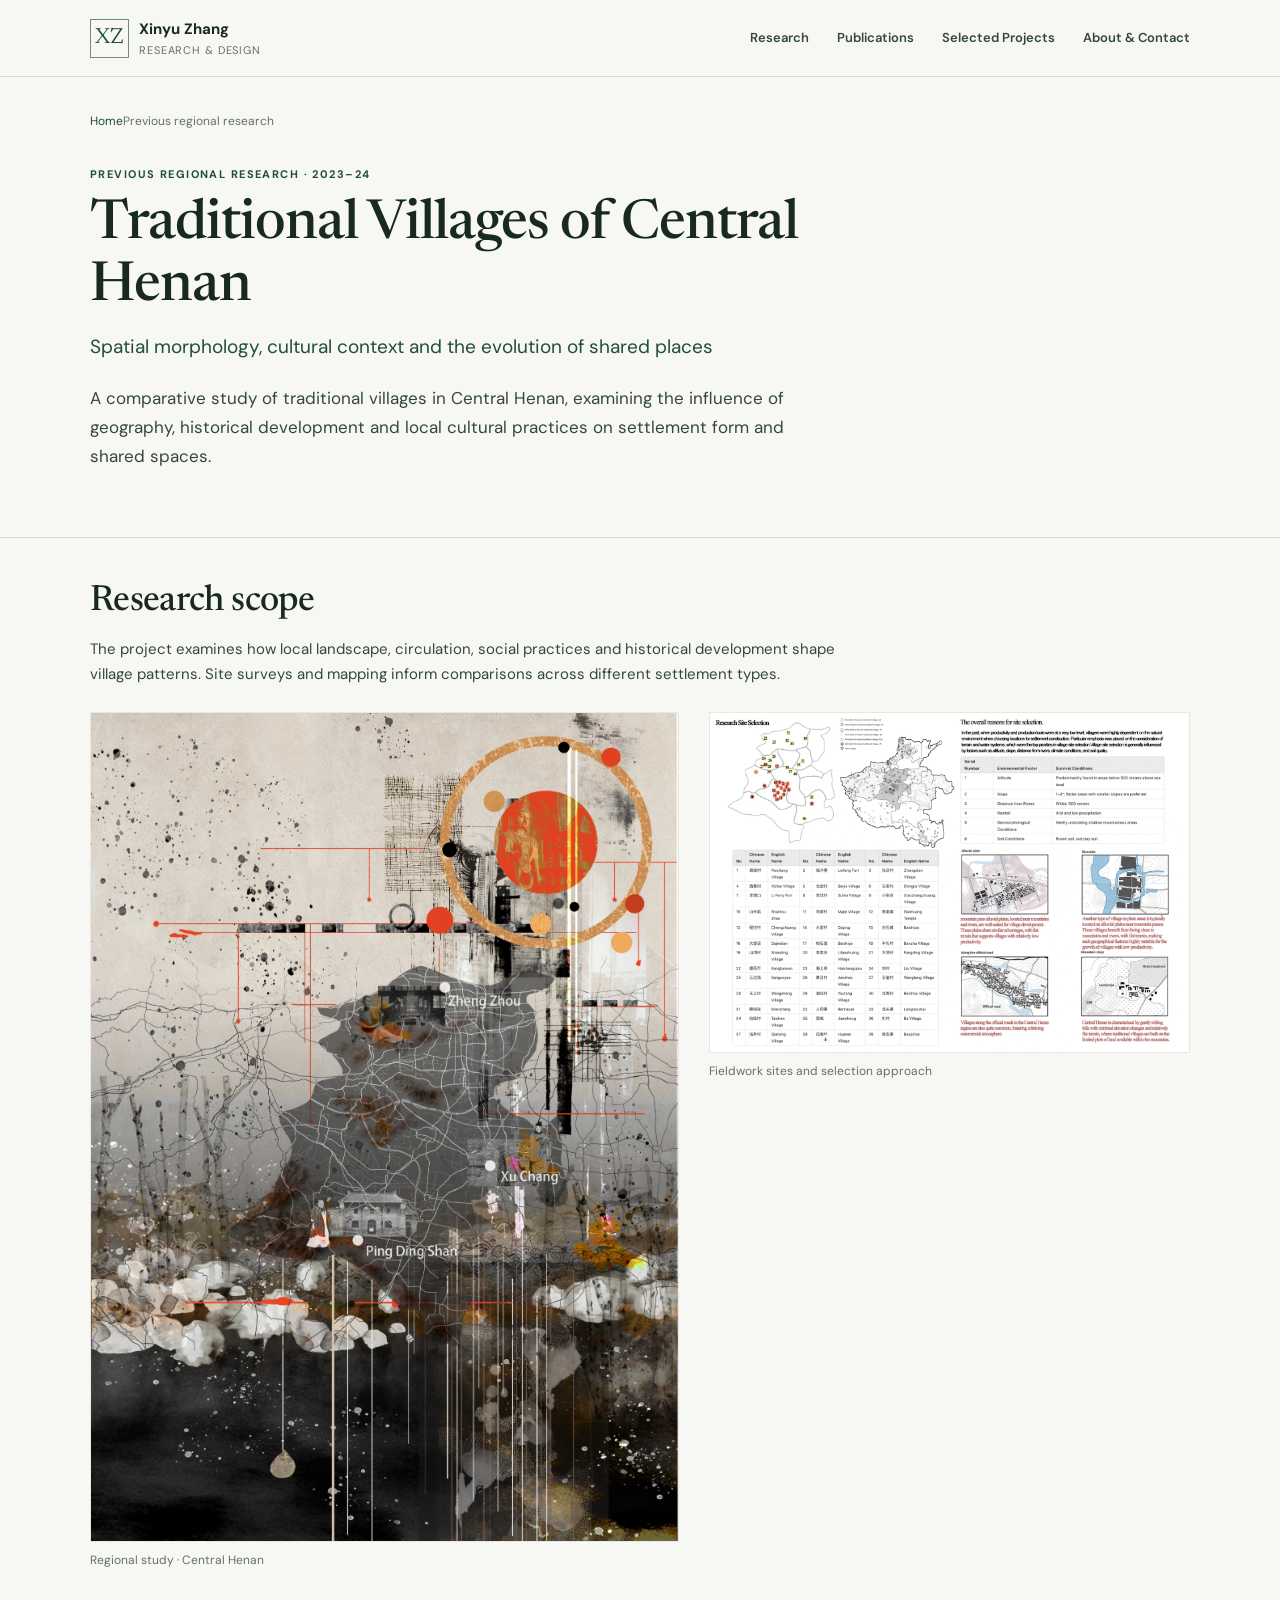
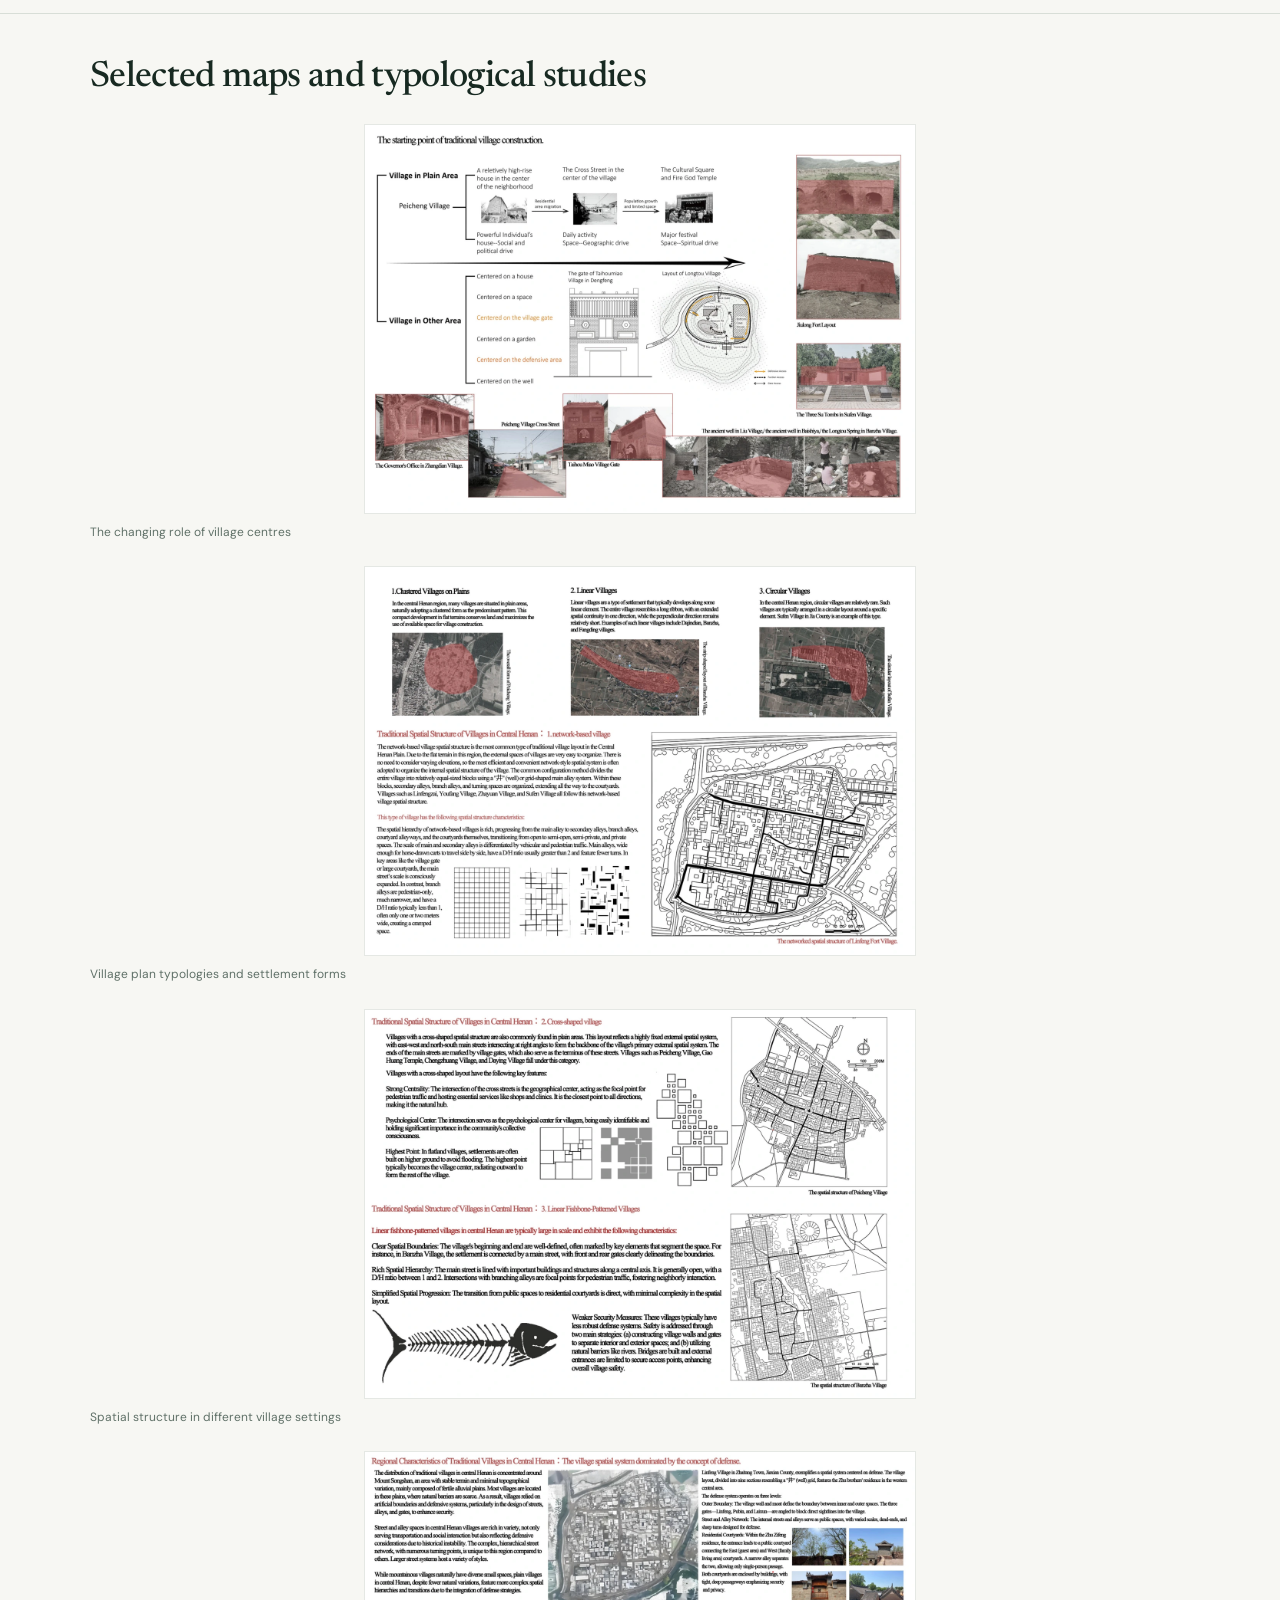
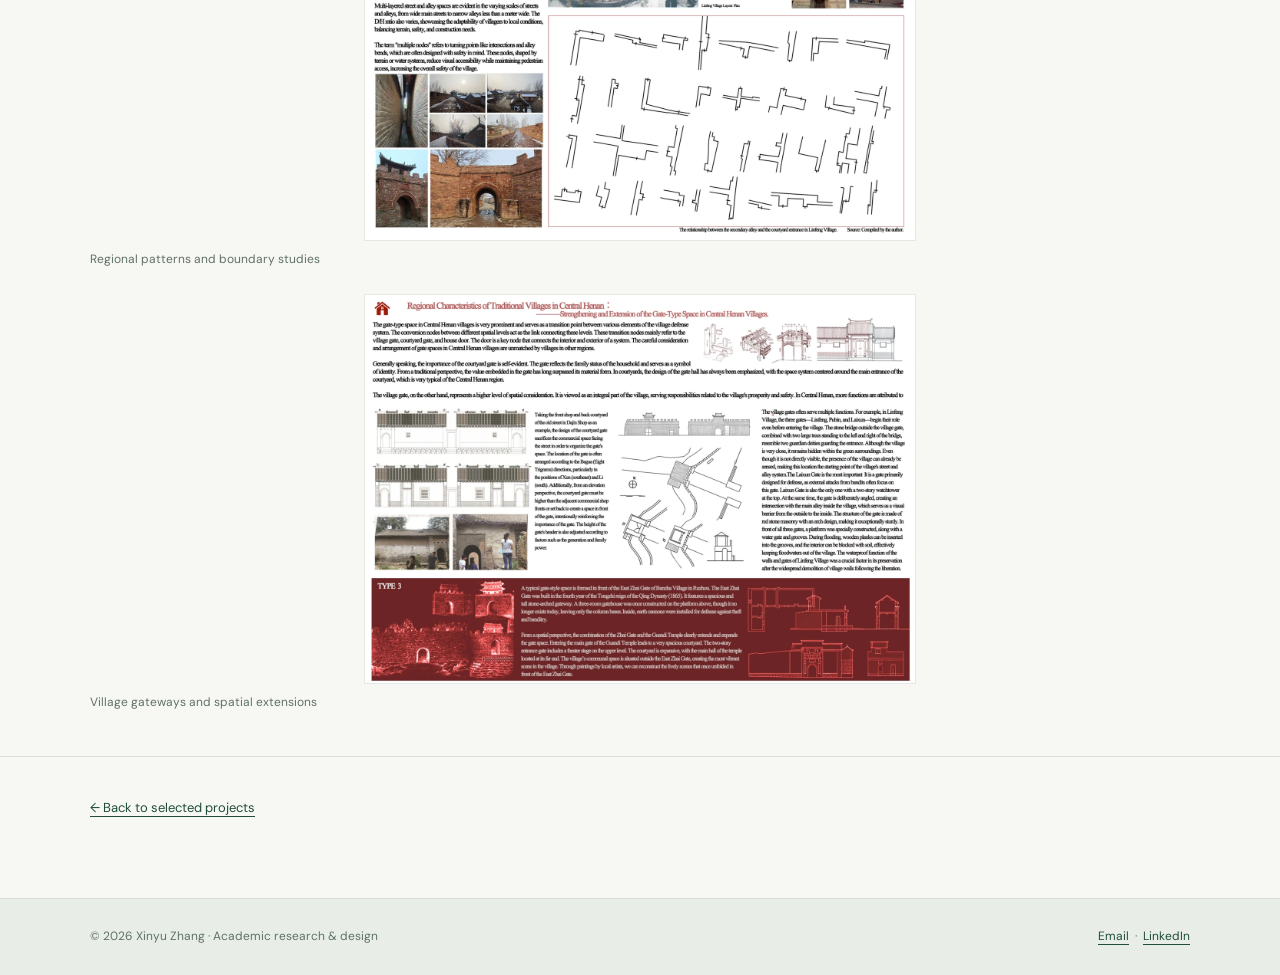
<file: projects/henan-villages/index.html>
<!DOCTYPE html>

<html lang="en"><head><meta charset="utf-8"/><meta content="width=device-width, initial-scale=1" name="viewport"/><meta content="Selected undergraduate research on village morphology, regional culture and spatial typologies in Central Henan." name="description"/><meta content="#f7f7f3" name="theme-color"/><title>Traditional Villages of Central Henan — Xinyu Zhang</title><link href="../../style.css" rel="stylesheet"/><link href="../../favicon.svg" rel="icon" type="image/svg+xml"/></head><body><header class="site-header"><div class="container header-inner"><a class="brand" href="../../index.html"><span class="brand-mark">XZ</span><span><strong>Xinyu Zhang</strong><small>Research &amp; Design</small></span></a><button aria-expanded="false" aria-label="Toggle navigation" class="nav-toggle" type="button">☰</button><nav aria-label="Main navigation" class="nav"><a href="../../index.html#research">Research</a><a href="../../publications/index.html">Publications</a><a href="../../index.html#projects">Selected Projects</a><a href="../../index.html#about">About &amp; Contact</a></nav></div></header><main class="site-main"><div class="container breadcrumbs"><a href="../../index.html">Home</a>Previous regional research</div><section class="container detail-hero"><p class="eyebrow">Previous regional research · 2023–24</p><h1>Traditional Villages of Central Henan</h1><p class="detail-subtitle">Spatial morphology, cultural context and the evolution of shared places</p><p class="lead">A comparative study of traditional villages in Central Henan, examining the influence of geography, historical development and local cultural practices on settlement form and shared spaces.</p><div class="links"></div></section><div class="detail-main"><section class="detail-section"><div class="container"><h2>Research scope</h2><div class="reading"><p>The project examines how local landscape, circulation, social practices and historical development shape village patterns. Site surveys and mapping inform comparisons across different settlement types.</p></div><div class="figure-grid asym"><figure class="figure"><a class="fullsize" href="../../assets/village-art-v5.webp" rel="noopener" target="_blank"><img alt="Central Henan regional collage" loading="lazy" src="../../assets/village-art-v5.webp"/></a><figcaption>Regional study · Central Henan</figcaption></figure><figure class="figure"><a class="fullsize" href="../../assets/henan-study-29.webp" rel="noopener" target="_blank"><img alt="Fieldwork site selection and settlement analysis" loading="lazy" src="../../assets/henan-study-29.webp"/></a><figcaption>Fieldwork sites and selection approach</figcaption></figure></div></div></section><section class="detail-section"><div class="container"><h2>Selected maps and typological studies</h2><div class="figure-full"><figure class="figure figure-full compact-figure"><a class="fullsize" href="../../assets/henan-study-30.webp" rel="noopener" target="_blank"><img alt="Central Henan traditional villages study page 30" loading="lazy" src="../../assets/henan-study-30.webp"/></a><figcaption>The changing role of village centres</figcaption></figure></div><div class="figure-full"><figure class="figure figure-full compact-figure"><a class="fullsize" href="../../assets/henan-study-31.webp" rel="noopener" target="_blank"><img alt="Central Henan traditional villages study page 31" loading="lazy" src="../../assets/henan-study-31.webp"/></a><figcaption>Village plan typologies and settlement forms</figcaption></figure></div><div class="figure-full"><figure class="figure figure-full compact-figure"><a class="fullsize" href="../../assets/henan-study-32.webp" rel="noopener" target="_blank"><img alt="Central Henan traditional villages study page 32" loading="lazy" src="../../assets/henan-study-32.webp"/></a><figcaption>Spatial structure in different village settings</figcaption></figure></div><div class="figure-full"><figure class="figure figure-full compact-figure"><a class="fullsize" href="../../assets/henan-study-33.webp" rel="noopener" target="_blank"><img alt="Central Henan traditional villages study page 33" loading="lazy" src="../../assets/henan-study-33.webp"/></a><figcaption>Regional patterns and boundary studies</figcaption></figure></div><div class="figure-full"><figure class="figure figure-full compact-figure"><a class="fullsize" href="../../assets/henan-study-34.webp" rel="noopener" target="_blank"><img alt="Central Henan traditional villages study page 34" loading="lazy" src="../../assets/henan-study-34.webp"/></a><figcaption>Village gateways and spatial extensions</figcaption></figure></div></div></section><div class="container detail-back"><a data-return-back="true" href="../../index.html#project-villages">← Back to selected projects</a></div></div></main><footer class="site-footer"><div class="container footer-inner"><p>© 2026 Xinyu Zhang · Academic research &amp; design</p><p><a href="mailto:xz562@cam.ac.uk">Email</a>  ·  <a href="https://www.linkedin.com/in/xinyu-zhang-512680299" rel="noopener noreferrer" target="_blank">LinkedIn</a></p></div></footer><script src="../../app.js"></script></body></html>
</file>
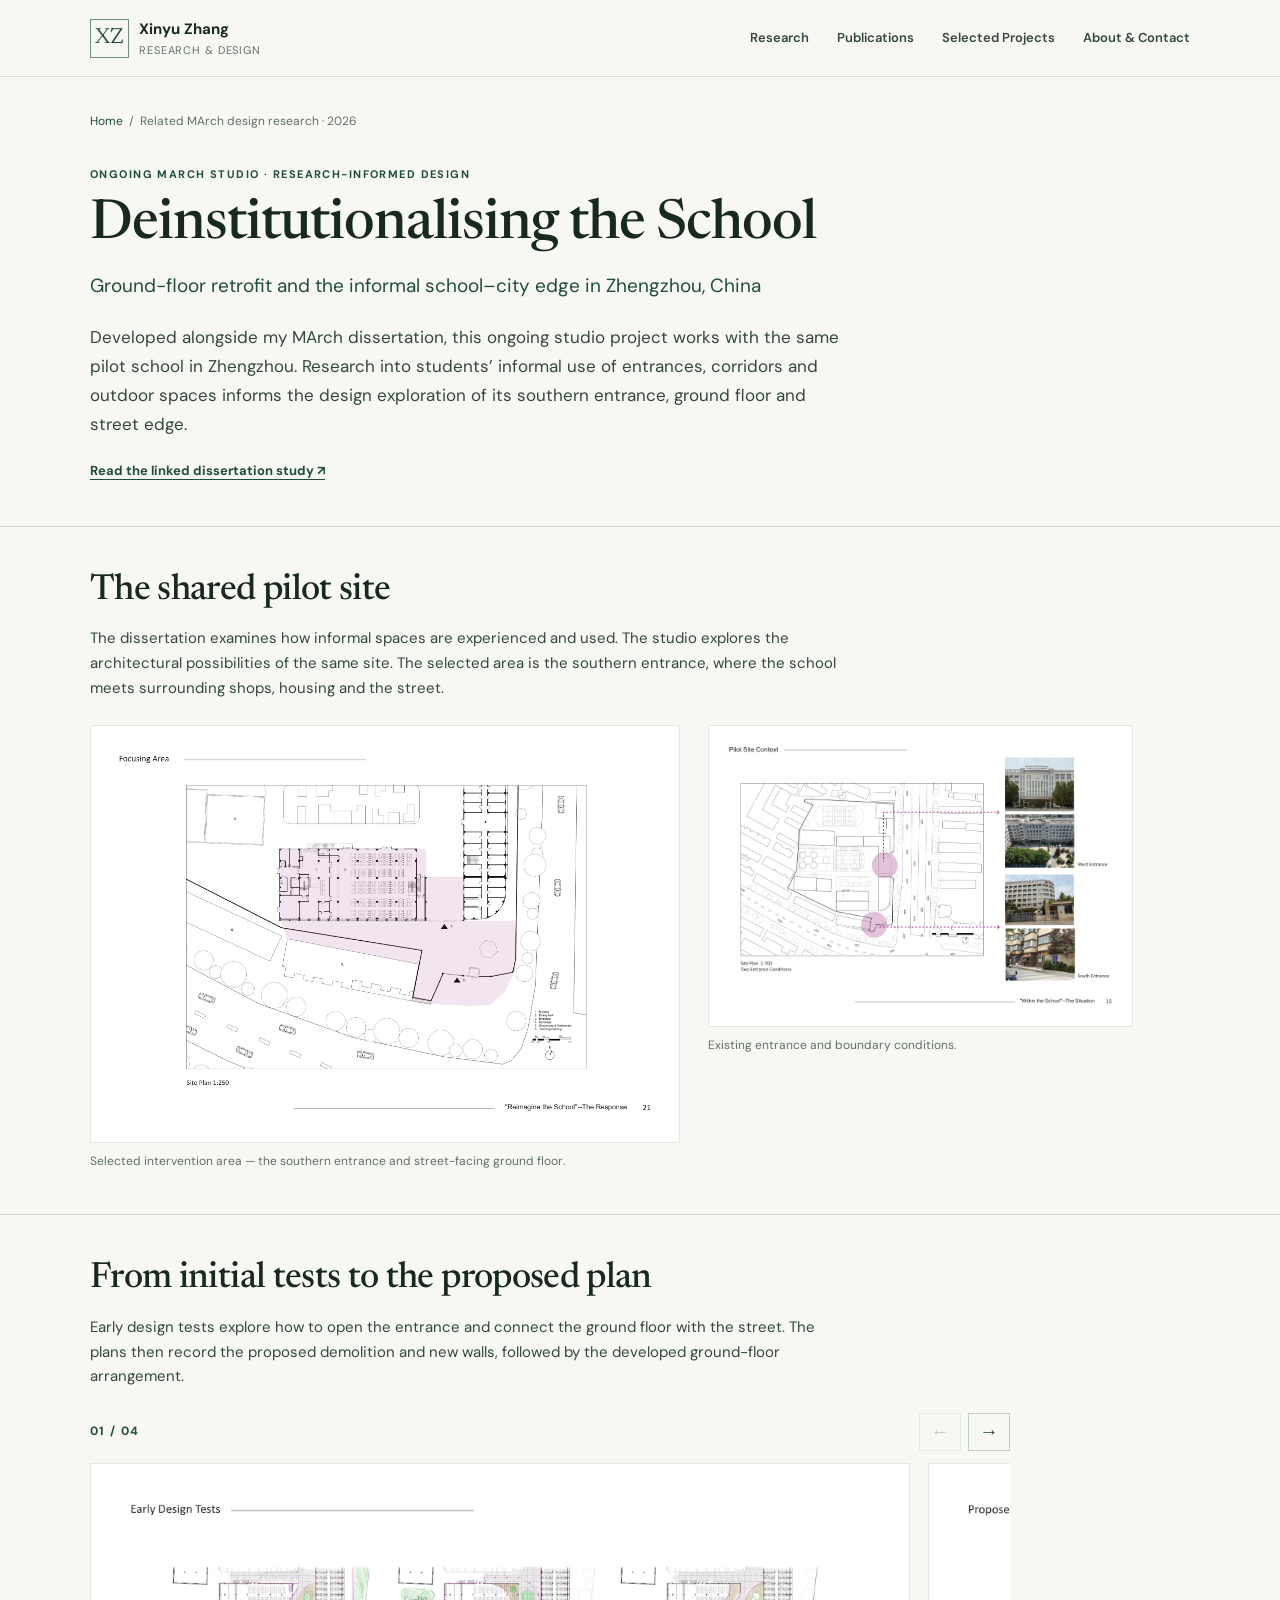
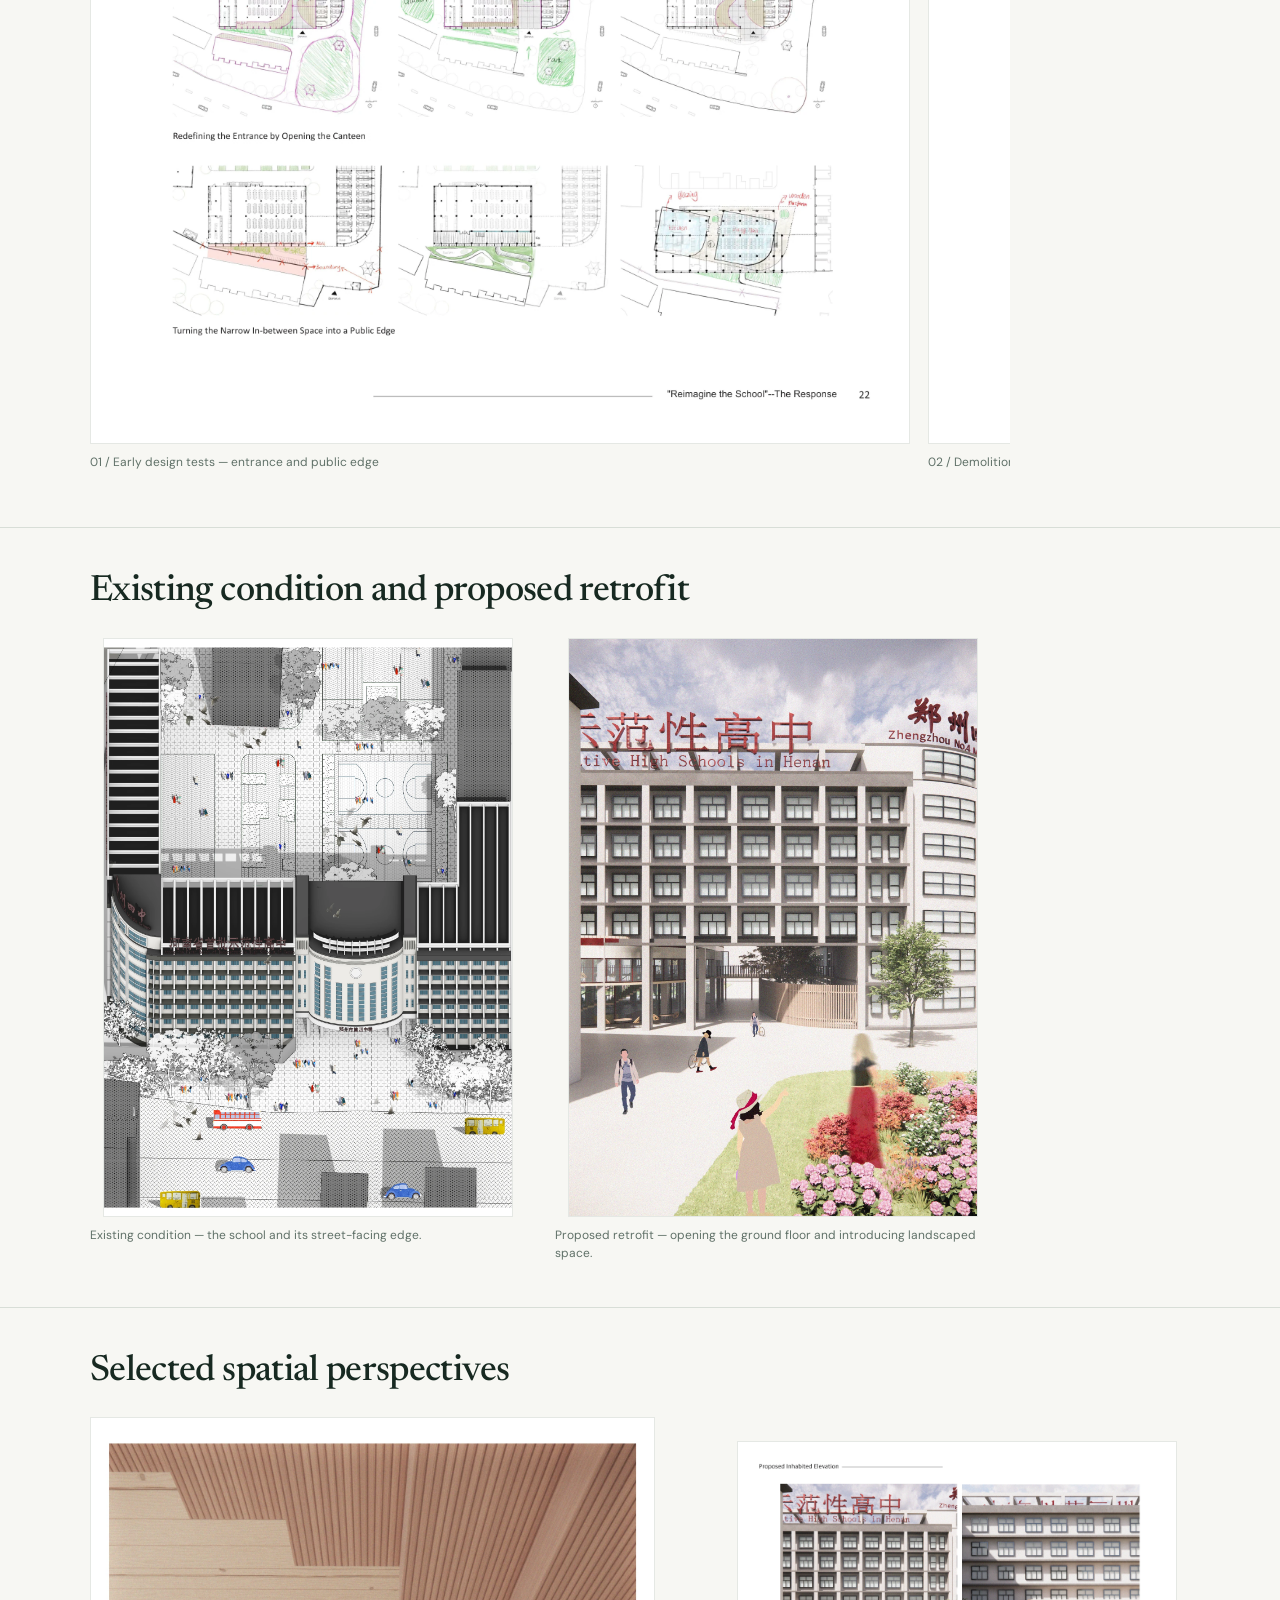
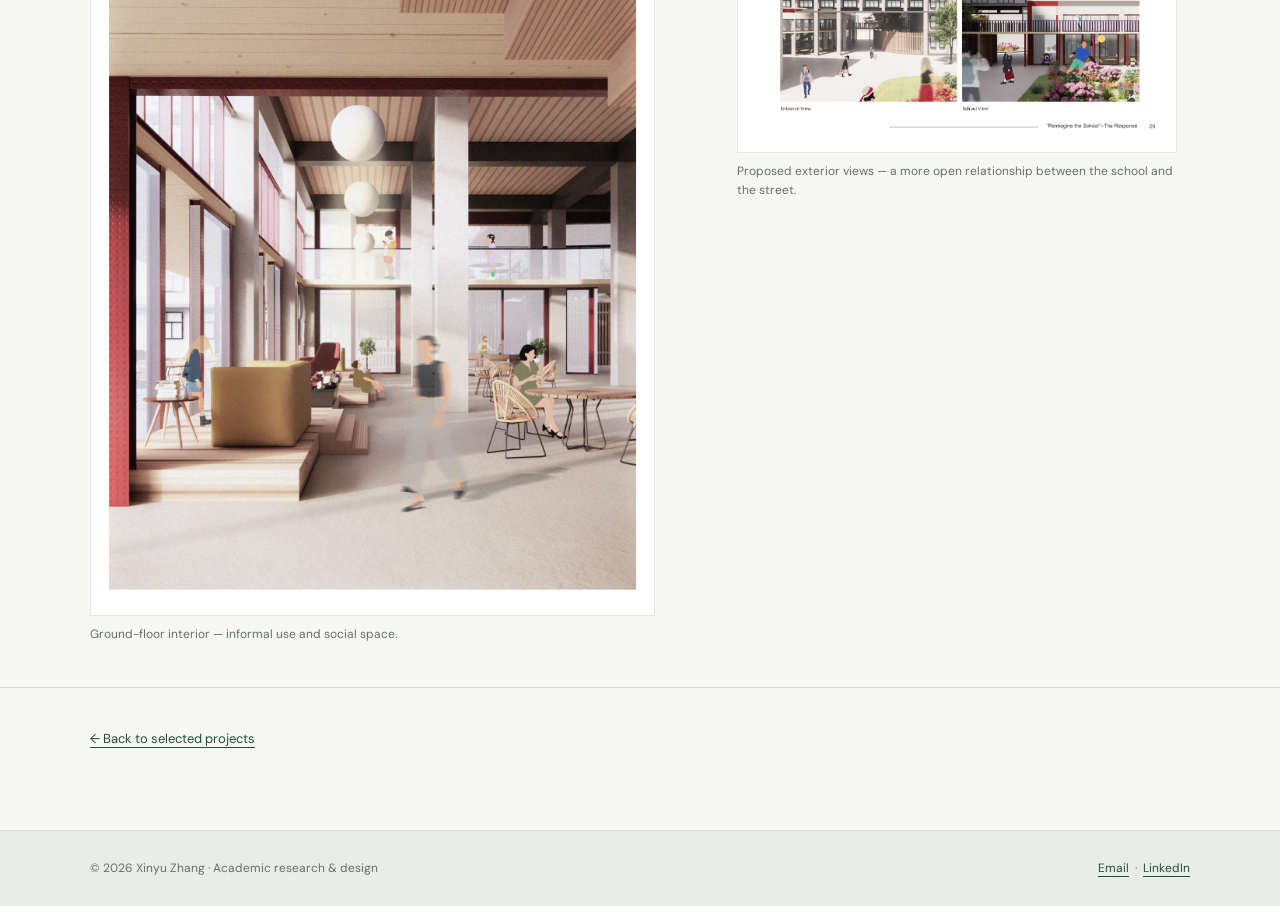
<file: projects/school-retrofit/index.html>
<!DOCTYPE html>

<html lang="en"><head><meta charset="utf-8"/><meta content="width=device-width, initial-scale=1" name="viewport"/><meta content="Research-informed Cambridge MArch architectural studio project exploring school ground-floor retrofit and spaces of pause in Zhengzhou." name="description"/><meta content="#f7f7f3" name="theme-color"/><title>Deinstitutionalising the School — Xinyu Zhang</title><link href="../../style.css" rel="stylesheet"/><link href="../../favicon.svg" rel="icon" type="image/svg+xml"/></head><body><header class="site-header"><div class="container header-inner"><a class="brand" href="../../index.html"><span class="brand-mark">XZ</span><span><strong>Xinyu Zhang</strong><small>Research &amp; Design</small></span></a><button aria-expanded="false" aria-label="Toggle navigation" class="nav-toggle" type="button">☰</button><nav aria-label="Main navigation" class="nav"><a href="../../index.html#research">Research</a><a href="../../publications/index.html">Publications</a><a href="../../index.html#projects">Selected Projects</a><a href="../../index.html#about">About &amp; Contact</a></nav></div></header><main class="site-main"><div class="container breadcrumbs"><a href="../../index.html">Home</a>  /  Related MArch design research · 2026</div><section class="container detail-hero"><p class="eyebrow">Ongoing MArch Studio · Research-informed design</p><h1>Deinstitutionalising the School</h1><p class="detail-subtitle">Ground-floor retrofit and the informal school–city edge in Zhengzhou, China</p><p class="lead">Developed alongside my MArch dissertation, this ongoing studio project works with the same pilot school in Zhengzhou. Research into students’ informal use of entrances, corridors and outdoor spaces informs the design exploration of its southern entrance, ground floor and street edge.</p><div class="links"><a class="ghost-link" href="../../research/lingering-spaces/index.html">Read the linked dissertation study ↗</a></div></section><div class="detail-main">
<section class="detail-section"><div class="container">
<h2>The shared pilot site</h2>
<div class="reading"><p>The dissertation examines how informal spaces are experienced and used. The studio explores the architectural possibilities of the same site. The selected area is the southern entrance, where the school meets surrounding shops, housing and the street.</p></div>
<div class="site-focus-grid">
<figure class="figure"><a class="fullsize" href="../../assets/school-sheet-21.webp"><img alt="Focusing area plan, highlighting the southern school entrance and adjacent street edge" loading="lazy" src="../../assets/school-sheet-21.webp"/></a><figcaption>Selected intervention area — the southern entrance and street-facing ground floor.</figcaption></figure>
<figure class="figure"><a class="fullsize" href="../../assets/school-sheet-15.webp"><img alt="South and west entrances in the pilot-school site context" loading="lazy" src="../../assets/school-sheet-15.webp"/></a><figcaption>Existing entrance and boundary conditions.</figcaption></figure>
</div>
</div></section><section class="detail-section"><div class="container">
<h2>From initial tests to the proposed plan</h2>
<div class="reading"><p>Early design tests explore how to open the entrance and connect the ground floor with the street. The plans then record the proposed demolition and new walls, followed by the developed ground-floor arrangement.</p></div>
<div aria-label="School retrofit design development drawings" class="plan-carousel" data-carousel="">
<div class="carousel-top"><span aria-live="polite" class="carousel-count">01 / 04</span><div class="carousel-actions"><button aria-label="Previous drawing" class="carousel-prev" type="button">←</button><button aria-label="Next drawing" class="carousel-next" type="button">→</button></div></div>
<div aria-label="Horizontally scroll through four design drawings" class="plan-track" role="region" tabindex="0">
<figure class="figure plan-slide"><a class="fullsize" href="../../assets/school-portfolio-page-22.webp"><img alt="Early sketches and tests for opening the school entrance" loading="lazy" src="../../assets/school-portfolio-page-22.webp"/></a><figcaption>01 / Early design tests — entrance and public edge</figcaption></figure>
<figure class="figure plan-slide"><a class="fullsize" href="../../assets/school-portfolio-page-24.webp"><img alt="Ground-floor demolition plan showing existing walls to remove" loading="lazy" src="../../assets/school-portfolio-page-24.webp"/></a><figcaption>02 / Demolition plan — existing walls to be removed</figcaption></figure>
<figure class="figure plan-slide"><a class="fullsize" href="../../assets/school-portfolio-page-25.webp"><img alt="Retrofit plan with revised walls and spatial organisation" loading="lazy" src="../../assets/school-portfolio-page-25.webp"/></a><figcaption>03 / Retrofit plan — reconfigured and new walls</figcaption></figure>
<figure class="figure plan-slide"><a class="fullsize" href="../../assets/school-portfolio-page-26.webp"><img alt="Developed ground-floor architectural plan" loading="lazy" src="../../assets/school-portfolio-page-26.webp"/></a><figcaption>04 / Proposed ground-floor plan</figcaption></figure>
</div>
</div>
</div></section><section class="detail-section"><div class="container">
<h2>Existing condition and proposed retrofit</h2>
<div class="figure-grid tall school-comparison">
<figure class="figure"><a class="fullsize" href="../../assets/school_before.webp"><img alt="Existing school buildings and surrounding street edge" loading="lazy" src="../../assets/school_before.webp"/></a><figcaption>Existing condition — the school and its street-facing edge.</figcaption></figure>
<figure class="figure"><a class="fullsize" href="../../assets/school_after.webp"><img alt="Proposed school ground-floor retrofit opening the entrance towards the street" loading="lazy" src="../../assets/school_after.webp"/></a><figcaption>Proposed retrofit — opening the ground floor and introducing landscaped space.</figcaption></figure>
</div>
</div></section><section class="detail-section"><div class="container">
<h2>Selected spatial perspectives</h2>
<div class="spatial-perspectives">
<figure class="figure perspective-main"><a class="fullsize" href="../../assets/school_interior.webp"><img alt="Interior of school retrofit proposal with informal seating and shared space" loading="lazy" src="../../assets/school_interior.webp"/></a><figcaption>Ground-floor interior — informal use and social space.</figcaption></figure>
<figure class="figure perspective-side"><a class="fullsize" href="../../assets/school-portfolio-page-29.webp"><img alt="Proposed inhabited exterior elevations, showing street and entrance views" loading="lazy" src="../../assets/school-portfolio-page-29.webp"/></a><figcaption>Proposed exterior views — a more open relationship between the school and the street.</figcaption></figure>
</div>
</div></section><div class="container detail-back"><a data-return-back="true" href="../../index.html#project-school">← Back to selected projects</a></div></div></main><footer class="site-footer"><div class="container footer-inner"><p>© 2026 Xinyu Zhang · Academic research &amp; design</p><p><a href="mailto:xz562@cam.ac.uk">Email</a>  ·  <a href="https://www.linkedin.com/in/xinyu-zhang-512680299" rel="noopener noreferrer" target="_blank">LinkedIn</a></p></div></footer><script src="../../app.js"></script></body></html>
</file>
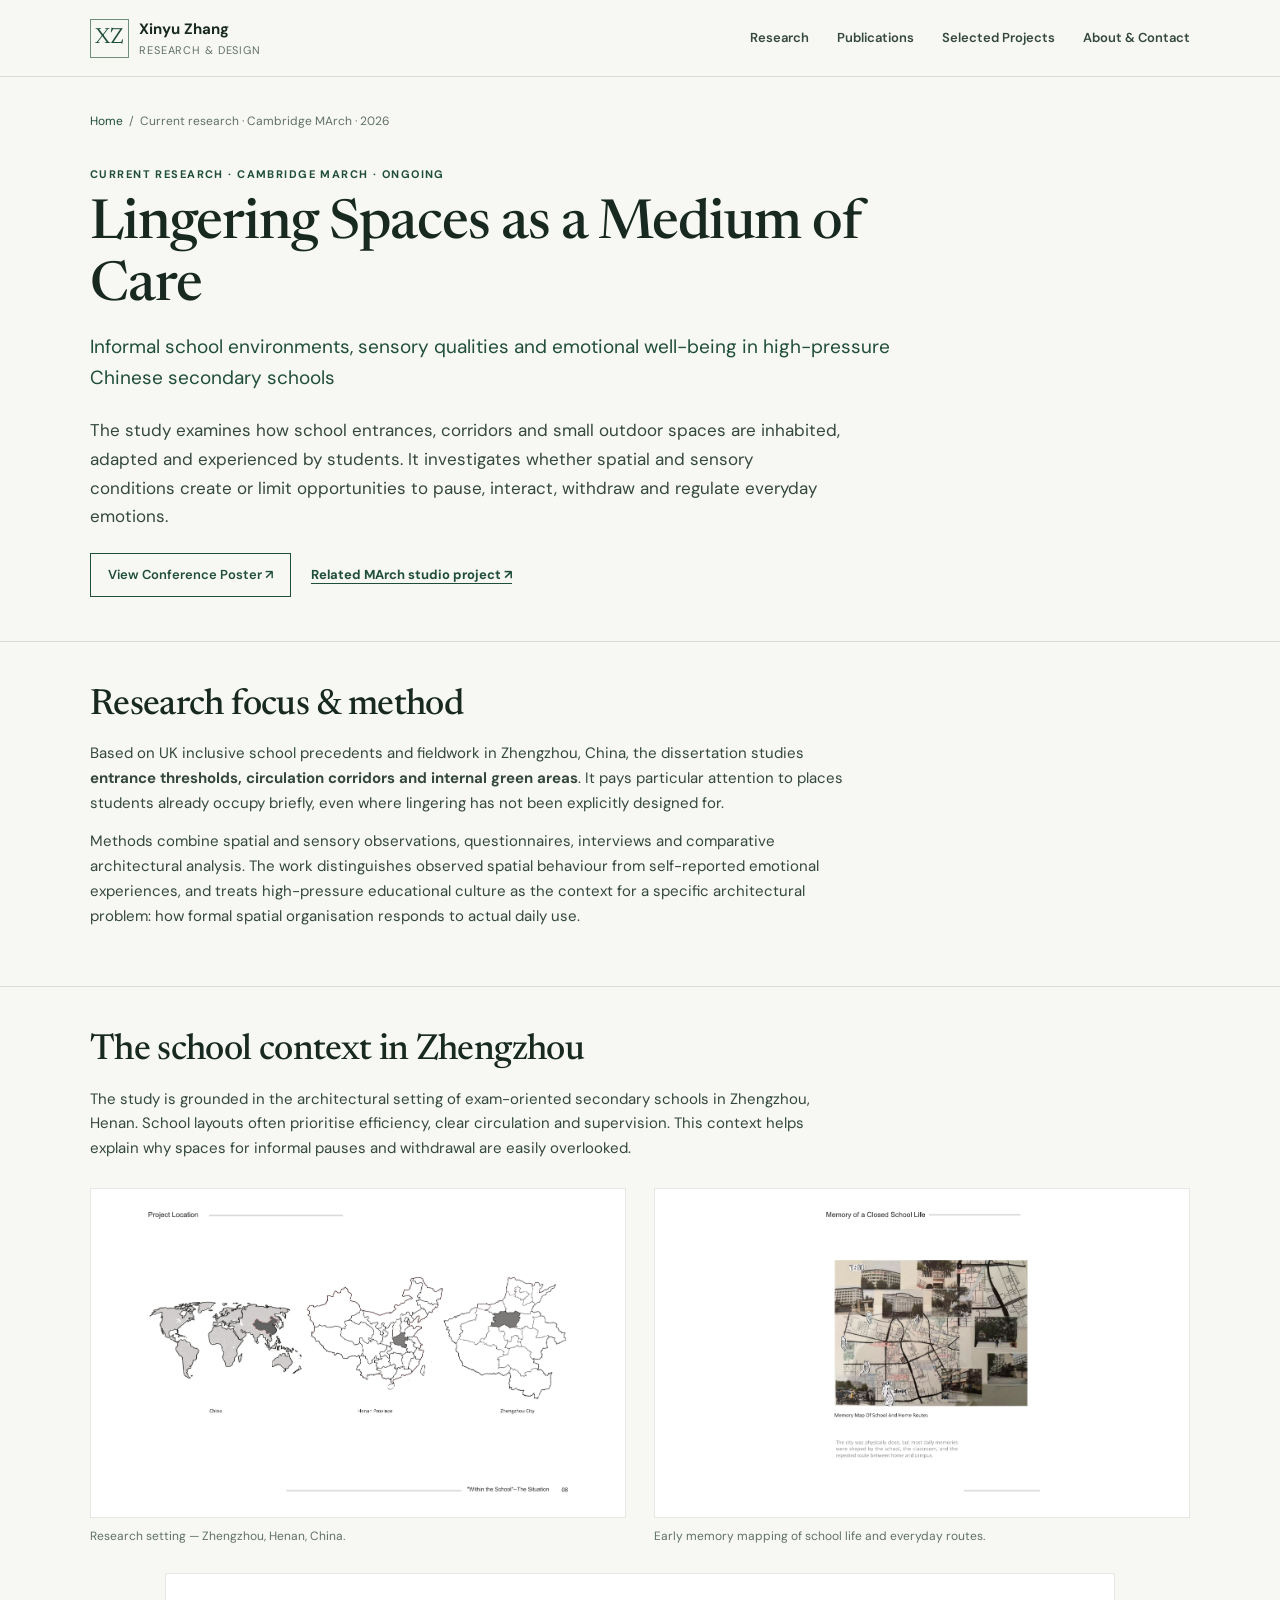
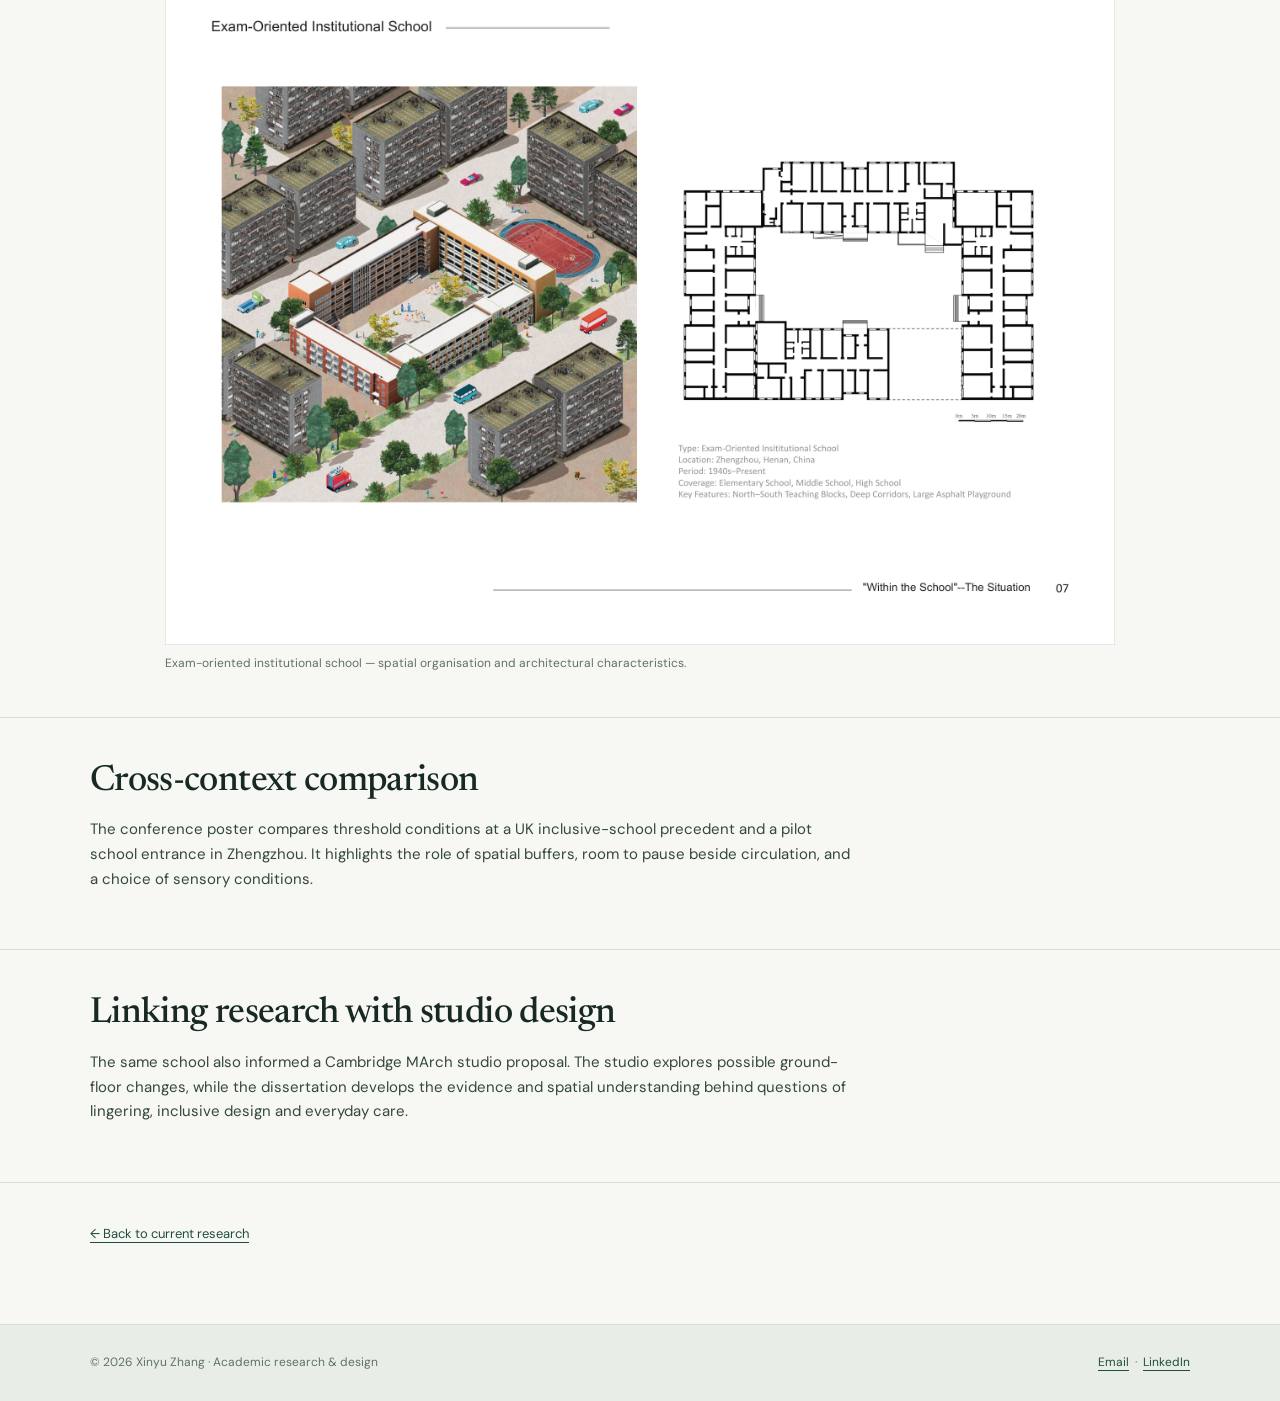
<file: research/lingering-spaces/index.html>
<!DOCTYPE html>

<html lang="en"><head><meta charset="utf-8"/><meta content="width=device-width, initial-scale=1" name="viewport"/><meta content="Research on informal school spaces, sensory design and emotional well-being in high-pressure Chinese secondary schools." name="description"/><meta content="#f7f7f3" name="theme-color"/><title>Lingering Spaces as a Medium of Care — Xinyu Zhang</title><link href="../../style.css" rel="stylesheet"/><link href="../../favicon.svg" rel="icon" type="image/svg+xml"/></head><body><header class="site-header"><div class="container header-inner"><a class="brand" href="../../index.html"><span class="brand-mark">XZ</span><span><strong>Xinyu Zhang</strong><small>Research &amp; Design</small></span></a><button aria-expanded="false" aria-label="Toggle navigation" class="nav-toggle" type="button">☰</button><nav aria-label="Main navigation" class="nav"><a href="../../index.html#research">Research</a><a href="../../publications/index.html">Publications</a><a href="../../index.html#projects">Selected Projects</a><a href="../../index.html#about">About &amp; Contact</a></nav></div></header><main class="site-main"><div class="container breadcrumbs"><a href="../../index.html">Home</a>  /  Current research · Cambridge MArch · 2026</div><section class="container detail-hero"><p class="eyebrow">Current research · Cambridge MArch · Ongoing</p><h1>Lingering Spaces as a Medium of Care</h1><p class="detail-subtitle">Informal school environments, sensory qualities and emotional well-being in high-pressure Chinese secondary schools</p><p class="lead">The study examines how school entrances, corridors and small outdoor spaces are inhabited, adapted and experienced by students. It investigates whether spatial and sensory conditions create or limit opportunities to pause, interact, withdraw and regulate everyday emotions.</p><div class="links"><a class="btn secondary" href="../../assets/conference-poster-white.png" rel="noopener" target="_blank">View Conference Poster ↗</a><a class="ghost-link" href="../../projects/school-retrofit/index.html">Related MArch studio project ↗</a></div></section><div class="detail-main"><section class="detail-section"><div class="container"><h2>Research focus &amp; method</h2><div class="reading"><p>Based on UK inclusive school precedents and fieldwork in Zhengzhou, China, the dissertation studies <strong>entrance thresholds, circulation corridors and internal green areas</strong>. It pays particular attention to places students already occupy briefly, even where lingering has not been explicitly designed for.</p><p>Methods combine spatial and sensory observations, questionnaires, interviews and comparative architectural analysis. The work distinguishes observed spatial behaviour from self-reported emotional experiences, and treats high-pressure educational culture as the context for a specific architectural problem: how formal spatial organisation responds to actual daily use.</p></div></div></section><section class="detail-section" id="school-context"><div class="container">
<h2>The school context in Zhengzhou</h2>
<div class="reading"><p>The study is grounded in the architectural setting of exam-oriented secondary schools in Zhengzhou, Henan. School layouts often prioritise efficiency, clear circulation and supervision. This context helps explain why spaces for informal pauses and withdrawal are easily overlooked.</p></div>
<div class="context-minor-grid">
<figure class="figure"><a class="fullsize" href="../../assets/school-portfolio-page-10.webp"><img alt="Maps identifying China, Henan and Zhengzhou" loading="lazy" src="../../assets/school-portfolio-page-10.webp"/></a><figcaption>Research setting — Zhengzhou, Henan, China.</figcaption></figure>
<figure class="figure"><a class="fullsize" href="../../assets/school-portfolio-page-5.webp"><img alt="Personal memory map of routes between school and home" loading="lazy" src="../../assets/school-portfolio-page-5.webp"/></a><figcaption>Early memory mapping of school life and everyday routes.</figcaption></figure>
</div>
<figure class="figure figure-context-main"><a class="fullsize" href="../../assets/school-portfolio-page-9.webp"><img alt="Diagrammatic study of the exam-oriented institutional school typology in Zhengzhou" loading="lazy" src="../../assets/school-portfolio-page-9.webp"/></a><figcaption>Exam-oriented institutional school — spatial organisation and architectural characteristics.</figcaption></figure>
</div></section><section class="detail-section"><div class="container">
<h2>Cross-context comparison</h2>
<div class="reading"><p>The conference poster compares threshold conditions at a UK inclusive-school precedent and a pilot school entrance in Zhengzhou. It highlights the role of spatial buffers, room to pause beside circulation, and a choice of sensory conditions.</p></div>
</div></section><section class="detail-section"><div class="container"><h2>Linking research with studio design</h2><div class="reading"><p>The same school also informed a Cambridge MArch studio proposal. The studio explores possible ground-floor changes, while the dissertation develops the evidence and spatial understanding behind questions of lingering, inclusive design and everyday care.</p></div></div></section><div class="container detail-back"><a data-return-back="true" href="../../index.html#research">← Back to current research</a></div></div></main><footer class="site-footer"><div class="container footer-inner"><p>© 2026 Xinyu Zhang · Academic research &amp; design</p><p><a href="mailto:xz562@cam.ac.uk">Email</a>  ·  <a href="https://www.linkedin.com/in/xinyu-zhang-512680299" rel="noopener noreferrer" target="_blank">LinkedIn</a></p></div></footer><script src="../../app.js"></script></body></html>
</file>
<file: style.css>
@import url('https://fonts.googleapis.com/css2?family=DM+Sans:wght@400;500;600;700&family=Newsreader:opsz,wght@6..72,400;6..72,500;6..72,600&display=swap');
:root{--bg:#f7f7f3;--paper:#fff;--ink:#172921;--text:#34483e;--muted:#607168;--green:#204e3c;--sage:#dce8de;--stroke:#d8ded7;--accent:#8f6953;--max:1100px;--reading:760px}
*{box-sizing:border-box}html{scroll-behavior:smooth}body{margin:0;background:var(--bg);color:var(--text);font:16px/1.65 'DM Sans',system-ui,-apple-system,sans-serif;-webkit-font-smoothing:antialiased}
img{display:block;max-width:100%;height:auto}a{color:var(--green);text-decoration-thickness:1px;text-underline-offset:4px}a:hover{text-decoration-color:var(--accent)}
.container{width:min(var(--max),calc(100% - 56px));margin:0 auto}.site-header{background:rgba(247,247,243,.96);border-bottom:1px solid var(--stroke);position:sticky;top:0;z-index:20;backdrop-filter:blur(12px)}.header-inner{min-height:76px;display:flex;justify-content:space-between;align-items:center;gap:24px}.brand{text-decoration:none;display:flex;align-items:center;gap:10px;color:var(--ink);white-space:nowrap}.brand-mark{width:39px;height:39px;border:1px solid #6f8e7b;display:grid;place-items:center;font-family:'Newsreader',Georgia,serif;font-size:22px;line-height:1;color:var(--green)}.brand strong{display:block;font-size:15px;font-weight:700}.brand small{display:block;font-size:11px;letter-spacing:.08em;text-transform:uppercase;color:var(--muted);line-height:1.5}.nav{display:flex;gap:28px;align-items:center;flex-wrap:wrap}.nav a{font-size:13px;text-decoration:none;color:var(--text);font-weight:600}.nav a:hover,.nav a.active{color:#8f6953}.nav-toggle{display:none;background:none;border:1px solid var(--stroke);font-size:20px;padding:3px 10px;border-radius:4px;color:var(--ink)}
h1,h2,h3,h4{font-family:'Newsreader',Georgia,serif;font-weight:500;color:var(--ink);margin:0;line-height:1.12;letter-spacing:-.018em}h1{font-size:clamp(38px,5.2vw,62px)}h2{font-size:clamp(30px,3.8vw,43px)}h3{font-size:clamp(24px,2.75vw,32px)}h4{font-size:24px}p{margin:0 0 14px}.eyebrow{font-size:11px;letter-spacing:.13em;text-transform:uppercase;font-weight:700;color:var(--green)}.minor{font-size:14px;color:var(--muted)}.subtle{color:var(--muted)}.lead{font-size:18px;line-height:1.7;max-width:62ch}.tiny{font-size:12px;color:var(--muted)}
.site-main{min-height:70vh}.hero{padding:88px 0 65px;display:grid;grid-template-columns:minmax(0,1.35fr) minmax(230px,.68fr);gap:clamp(32px,6vw,92px);align-items:start}.hero h1{margin:19px 0 23px;max-width:740px}.hero h1 em{font-style:italic;color:#536e5d}.hero .lead{margin-bottom:24px}.hero-ident{display:flex;align-items:start;gap:11px;padding-top:8px;font-size:14px;color:var(--ink)}.hero-ident .divider-dot{color:#a5b5aa}.hero-image{margin:0;max-width:305px;justify-self:end}.hero-image img{width:100%;height:auto;object-fit:contain}.hero-image figcaption{padding:12px 0 0;font-size:12px;color:var(--muted);line-height:1.6}.lab-row{display:flex;gap:17px;align-items:center;margin:24px 0 0;padding:15px 17px;background:var(--paper);border:1px solid var(--stroke);max-width:600px}.lab-row .lab-logo{max-width:155px;flex:0 0 155px;width:155px;height:auto;object-fit:contain}.lab-row .lab-desc{font-size:12.5px;line-height:1.55}.lab-row .lab-desc strong{display:block;color:var(--ink)}
.hero-actions,.links{display:flex;gap:20px;align-items:center;flex-wrap:wrap}.hero-actions{margin-top:21px}.btn{display:inline-block;border:1px solid var(--green);background:var(--green);color:white;text-decoration:none;padding:10px 17px;font-size:13px;font-weight:600}.btn.secondary{background:transparent;color:var(--green)}.btn:hover{background:#335c4b;color:white}.ghost-link{font-size:13px;font-weight:700;color:var(--green)}
.anchor-offset{scroll-margin-top:92px}.section{padding:67px 0;border-top:1px solid var(--stroke)}.section-label{display:flex;align-items:center;gap:16px;margin-bottom:20px}.section-label:after{content:"";height:1px;flex:1;background:var(--stroke)}.section-header{display:flex;align-items:end;justify-content:space-between;gap:25px;margin-bottom:29px}.section-header p{max-width:420px;color:var(--muted);font-size:14px}.section-intro{max-width:var(--reading)}.tags{display:flex;gap:10px;flex-wrap:wrap;margin-top:21px}.tag{border:1px solid #b9cbbd;background:#eef3ee;color:var(--green);font-size:12px;padding:6px 11px;white-space:nowrap}
.feature{display:grid;grid-template-columns:1.1fr .72fr;gap:58px;align-items:start;margin-top:24px}.feature-copy h3{font-size:clamp(30px,3.5vw,41px);margin:10px 0 12px}.feature-img{max-width:380px;justify-self:end}.figure,.feature-img{margin:0}.figure img,.feature-img img{width:auto;max-width:100%;height:auto;object-fit:contain;background:white;border:1px solid #e5e8e4}.figure a,.feature-img a{text-decoration:none;display:block}.figure figcaption,.feature-img figcaption{font-size:12px;color:var(--muted);margin-top:9px;line-height:1.55}.feature .copy{max-width:650px}.feature .copy p{font-size:15px}.feature .copy .lead{font-size:17px}.key-points{margin:16px 0 21px;padding-left:20px;font-size:14px;color:var(--muted)}.key-points li{margin-bottom:6px}
.project-entry{margin-top:34px;padding-top:30px;border-top:1px solid var(--stroke)}.project-entry:first-of-type{margin-top:15px;border:0;padding-top:0}.project-meta{font-size:12px;font-weight:700;text-transform:uppercase;letter-spacing:.12em;color:var(--accent);margin-bottom:8px}.project-entry h3{margin-bottom:10px}.project-entry .summary{max-width:780px;font-size:14.5px;color:var(--text)}.project-entry .linkline{margin-top:10px;font-size:13px;font-weight:700}.entry-visual{margin-top:18px;display:grid;grid-template-columns:1fr 1fr;gap:16px;align-items:start}.entry-visual.thin{grid-template-columns:.7fr 1.3fr}.entry-visual img{width:100%;height:auto;object-fit:contain;background:white}.entry-visual .figure{align-self:start}.entry-visual .figure img{max-height:470px;width:auto;margin:auto}.entry-visual.single{display:block}.entry-visual.single img{width:100%;max-height:460px;object-fit:contain}
.publication-row{display:grid;grid-template-columns:90px 1fr;gap:25px;border-top:1px solid var(--stroke);padding:18px 0}.publication-row:first-child{border-top:0}.publication-row h3{font-size:23px;line-height:1.3}.publication-row p{font-size:13px;color:var(--muted);margin-top:6px}.year{font-family:'Newsreader',Georgia,serif;font-size:25px;color:var(--green)}.writing-label{color:var(--accent);font-size:11px;text-transform:uppercase;letter-spacing:.1em;font-weight:700}.about{display:grid;grid-template-columns:1.2fr .75fr;gap:75px}.about p{max-width:660px}.about aside{background:#edf3ed;padding:22px 25px;align-self:start}.about aside .eyebrow{margin-bottom:12px}.about aside p{font-size:13px}.site-footer{background:#e8eee7;margin-top:40px;border-top:1px solid var(--stroke)}.footer-inner{padding:28px 0;display:flex;justify-content:space-between;gap:25px;align-items:center}.footer-inner p{font-size:12px;color:var(--muted);margin:0}
.breadcrumbs{padding:35px 0 21px;font-size:12px;color:var(--muted)}.breadcrumbs a{text-decoration:none}.detail-hero{padding:12px 0 44px}.detail-hero .eyebrow{margin-bottom:12px}.detail-hero h1{font-size:clamp(36px,4.5vw,55px);max-width:850px}.detail-subtitle{font-size:19px;color:var(--green);margin:13px 0 22px;max-width:800px}.detail-hero .lead{max-width:750px;font-size:17px}.detail-hero .links{font-size:13px;margin-top:22px}.detail-main{border-top:1px solid var(--stroke)}.detail-section{padding:44px 0;border-bottom:1px solid var(--stroke)}.detail-section h2{font-size:clamp(27px,3.2vw,36px);margin-bottom:15px}.reading{max-width:var(--reading)}.reading p{font-size:15px;color:var(--text)}.reading ul{padding-left:20px}.reading li{padding-bottom:7px}.figure-grid{display:grid;grid-template-columns:1fr 1fr;gap:30px;margin-top:25px;align-items:start}.figure-grid .figure{width:100%}.figure-grid .figure img{width:100%;height:auto;object-fit:contain;max-height:none}.figure-grid.tall .figure img{max-width:410px;width:100%;margin:auto}.figure-grid.asym{grid-template-columns:1.1fr .9fr}.figure-full{margin:25px auto 0;max-width:100%}.figure-full img{width:100%;height:auto;max-height:none;object-fit:contain}.figure-narrow{max-width:850px}.figure-narrow img{width:100%;height:auto}.figure-portrait{max-width:630px;margin-left:auto;margin-right:auto}.figure-portrait img{width:100%;height:auto}.detail-back{padding:40px 0;font-size:13px}.note{padding:13px 17px;border-left:3px solid #a3b8a5;background:#eff4ef;font-size:13px;color:var(--muted);margin:23px 0}
.fullsize{position:relative;cursor:zoom-in}.fullsize:focus-visible{outline:3px solid #5e8e73;outline-offset:4px}.fullsize img{transition:opacity .18s}.fullsize:hover img{opacity:.9}.lightbox{border:0;padding:20px;background:#fff;box-shadow:0 22px 75px #0005;max-width:96vw;max-height:95vh}.lightbox::backdrop{background:rgba(9,22,17,.87)}.lightbox img{max-height:86vh;max-width:92vw;width:auto;height:auto;object-fit:contain}.lightbox-close{position:fixed;top:17px;right:20px;background:var(--green);color:white;border:0;padding:8px 12px;cursor:pointer;font-size:13px}
@media(max-width:850px){.hero{grid-template-columns:1fr .55fr;gap:30px}.hero-image{max-width:260px}.feature{gap:28px}.about{gap:28px}.section-header{display:block}.section-header p{margin-top:15px}.lab-row{flex-wrap:wrap}.lab-row .lab-logo{max-width:145px}}
@media(max-width:640px){.container{width:calc(100% - 32px)}.site-header .header-inner{min-height:62px}.brand strong{font-size:14px}.nav-toggle{display:block}.nav{display:none;position:absolute;top:61px;left:0;right:0;background:var(--bg);border-bottom:1px solid var(--stroke);padding:18px 22px;gap:14px}.nav.open{display:flex;flex-direction:column;align-items:flex-start}.hero{padding:48px 0 36px;display:flex;flex-direction:column}.hero-image{align-self:flex-start;max-width:220px}.hero h1{font-size:41px}.hero .lead{font-size:16px}.hero-ident{flex-direction:column;gap:1px}.hero-ident .divider-dot{display:none}.section{padding:48px 0}.feature,.about{display:block}.feature-img{margin-top:27px;max-width:300px;justify-self:start}.feature-img img{max-height:none}.entry-visual,.entry-visual.thin,.figure-grid,.figure-grid.asym{grid-template-columns:1fr}.entry-visual .figure img{margin:0;width:100%;max-height:none}.publication-row{grid-template-columns:1fr;gap:3px}.detail-section{padding:32px 0}.detail-hero h1{font-size:37px}.detail-subtitle{font-size:17px}.about aside{margin-top:25px}.footer-inner{display:block}.footer-inner p+ p{margin-top:10px}}
@media(prefers-reduced-motion:reduce){html{scroll-behavior:auto}*{transition:none!important}}

/* V5: restrained editorial adjustments */
.hero{grid-template-columns:minmax(0,1.42fr) minmax(175px,.54fr);gap:clamp(28px,5vw,60px);padding:70px 0 51px}
.hero h1{font-size:clamp(36px,4.3vw,52px);max-width:730px}
.hero .lead{font-size:16px;max-width:650px}
.hero-image.profile-portrait{max-width:228px;justify-self:end;margin-top:24px}
.hero-image.profile-portrait img{width:100%;height:auto;object-fit:contain;border:1px solid var(--stroke);border-radius:0}
.hero-image.profile-portrait figcaption{font-size:11px}
.project-entry{scroll-margin-top:90px}
.entry-visual .figure img{max-height:680px;width:auto;max-width:100%;object-fit:contain}
.entry-visual.single img{max-height:540px;width:auto;max-width:100%;object-fit:contain}
.entry-visual.village-home-visual img{max-height:510px;margin-left:0}
figure img{image-rendering:auto}
.figure figcaption{max-width:78ch}
.contact-social{margin-top:17px;padding-top:16px;border-top:1px solid var(--stroke);display:flex;gap:22px;align-items:start;justify-content:flex-start}
.social-qr{width:112px;display:flex;flex-direction:column;align-items:center;gap:6px}
.social-qr img{width:100px;height:100px;object-fit:contain;background:white;border:1px solid #ddd;padding:3px}
.social-name{font-size:11px;white-space:nowrap;color:var(--green);text-decoration:none}
.social-name:hover{text-decoration:underline}
@media(max-width:850px){.hero{grid-template-columns:minmax(0,1fr) 180px;gap:26px}.hero-image.profile-portrait{max-width:175px}}
@media(max-width:640px){.hero{display:flex;flex-direction:column;padding:42px 0 35px}.hero h1{font-size:38px}.hero-image.profile-portrait{max-width:175px;margin-top:7px;align-self:flex-start}.contact-social{gap:18px}.entry-visual .figure img{max-height:none;width:100%}}


/* V6: editorial balance and deliberate scale hierarchy */
#projects .project-row{display:grid;grid-template-columns:minmax(0,1fr) minmax(0,1fr);gap:clamp(28px,5vw,68px);align-items:center;padding:38px 0;}
#projects .project-row .project-copy{grid-column:2;grid-row:1;}
#projects .project-row .entry-visual{grid-column:1;grid-row:1;margin:0;max-width:510px;}
#projects .project-row.image-right .project-copy{grid-column:1;grid-row:1;}
#projects .project-row.image-right .entry-visual{grid-column:2;grid-row:1;}
#projects .project-row .summary{max-width:49ch;}
#projects .project-row .entry-visual.single img{max-height:360px;max-width:100%;width:auto;margin:0;}
#projects .project-row .entry-visual:not(.single) img{max-height:350px;width:auto;max-width:100%;}
#projects .project-row .entry-visual figcaption{font-size:11px;}
#projects .project-row .linkline{margin-top:17px;}
.site-focus-grid{display:grid;grid-template-columns:1.1fr .9fr;align-items:start;gap:28px;margin-top:25px;}
.site-focus-grid figure:first-child img{width:100%;max-width:100%;}
.site-focus-grid figure:nth-child(2){max-width:425px;}
.site-focus-grid figure:nth-child(2) img{width:100%;}
.context-minor-grid{display:grid;grid-template-columns:1fr 1fr;align-items:start;gap:28px;margin:27px 0;}
.context-minor-grid .figure img{width:100%;max-width:100%;max-height:330px;object-fit:contain;}
.figure-context-main{max-width:950px;margin:27px auto 0;}
.figure-context-main img{width:100%;max-width:100%;height:auto;}
.plan-carousel{margin-top:24px;max-width:920px;}
.carousel-top{display:flex;justify-content:space-between;align-items:center;margin-bottom:12px;}
.carousel-count{font-size:12px;font-weight:700;letter-spacing:.11em;color:var(--green);font-variant-numeric:tabular-nums;}
.carousel-actions{display:flex;gap:7px;}
.carousel-actions button{background:transparent;color:var(--green);border:1px solid #bccfc0;font-size:19px;min-width:42px;min-height:38px;cursor:pointer;}
.carousel-actions button:hover{background:#e6eee7;}
.carousel-actions button:disabled{opacity:.3;cursor:default;}
.plan-track{display:flex;gap:18px;overflow-x:auto;scroll-snap-type:x mandatory;scroll-behavior:smooth;scrollbar-width:thin;padding:0 0 12px;overscroll-behavior-inline:contain;}
.plan-slide{flex:0 0 min(100%,820px);scroll-snap-align:start;}
.plan-slide img{display:block;width:100%;height:auto;max-width:100%;}
.spatial-perspectives{display:grid;grid-template-columns:1.15fr .85fr;gap:34px;align-items:start;margin-top:25px;}
.spatial-perspectives .perspective-main{max-width:565px;}
.spatial-perspectives .perspective-main img{width:100%;}
.spatial-perspectives .perspective-side{max-width:440px;margin-top:24px;}
.spatial-perspectives .perspective-side img{width:100%;}
.school-comparison{max-width:900px;}
.school-comparison .figure img{max-width:370px;}
.editorial-extracts .figure-grid,.detail-section .figure-grid:has(.compact-figure){max-width:970px;gap:30px;}
.editorial-extracts figure.compact-figure img,figure.compact-figure img{max-height:390px;width:auto;max-width:100%;margin:0 auto;}
#about .about strong{font-weight:inherit;}
@media(max-width:850px){#projects .project-row{gap:26px}}
@media(max-width:640px){#projects .project-row,#projects .project-row.image-right{display:flex;flex-direction:column;align-items:stretch;gap:15px;}
 #projects .project-row .entry-visual{order:0;max-width:100%;}
 #projects .project-row .project-copy{order:1;}
 #projects .project-row .entry-visual.single img{max-height:390px;width:auto;}
 #projects .project-row .entry-visual:not(.single) img{max-height:310px;width:auto;}
 .site-focus-grid,.context-minor-grid,.spatial-perspectives{grid-template-columns:1fr;gap:19px;}
 .spatial-perspectives .perspective-side{margin-top:0;}
 .plan-slide{flex-basis:100%;}
 .figure-context-main{margin-top:20px;}}
@media(prefers-reduced-motion:reduce){.plan-track{scroll-behavior:auto;}}

/* Position narrower vertical project artworks deliberately within the text-image rhythm. */
#projects .project-row.image-right .entry-visual.single img{margin-left:auto;margin-right:auto;}
#projects #project-villages .entry-visual.single img{max-height:425px;}


/* V7: compact research-first introductory hierarchy. */
.hero{grid-template-columns:minmax(0,1.5fr) minmax(205px,.56fr);gap:clamp(30px,5.2vw,70px);align-items:start;padding-top:68px}
.hero h1{font-size:clamp(36px,4vw,49px);max-width:710px;line-height:1.15;letter-spacing:-.018em;margin-bottom:22px}
.hero .lead{max-width:63ch;font-size:16px;line-height:1.77}
.hero .lab-row{margin-top:20px;padding:12px 15px;max-width:460px;gap:15px}
.hero .lab-row .lab-logo{width:150px;flex-basis:150px;max-width:150px}
.hero .lab-row .lab-desc{font-size:12px;color:var(--muted)}
.hero .lab-row .lab-desc strong{font-size:12px;font-weight:600;line-height:1.4}
.hero .lab-row .lab-desc span{display:block;margin-top:3px}
.hero-image.profile-portrait{width:100%;max-width:232px;margin-top:8px;justify-self:end}
.hero-image.profile-portrait figcaption{padding-top:15px;line-height:1.5;text-align:left;max-width:240px}
.profile-name,.profile-role,.profile-affiliation,.profile-email{display:block}
.profile-name{font-family:'Newsreader',Georgia,serif;color:var(--ink);font-size:24px;font-weight:500;line-height:1.25;letter-spacing:-.01em;margin-bottom:8px}
.profile-role{font-size:13px;font-weight:600;color:var(--ink);margin-bottom:4px}
.profile-affiliation{font-size:12px;color:var(--muted);line-height:1.5}
.profile-email{font-size:12px;font-weight:600;color:var(--green);margin-top:13px;text-decoration:underline;text-decoration-thickness:1px;text-underline-offset:3px}
@media(max-width:900px){.hero{grid-template-columns:minmax(0,1fr) 185px;gap:24px}.hero h1{font-size:clamp(34px,4.2vw,43px)}.hero-image.profile-portrait{max-width:185px}.hero .lab-row{max-width:100%}}
@media(max-width:640px){.hero{display:flex;flex-direction:column;padding-top:40px;gap:26px}.hero h1{font-size:clamp(34px,8vw,39px)}.hero-image.profile-portrait{margin-top:0;align-self:flex-start;max-width:210px}.hero-image.profile-portrait figcaption{max-width:240px}.hero .lab-row{max-width:100%}.hero .lab-row .lab-logo{width:132px;flex-basis:132px;max-width:132px}}
</file>
